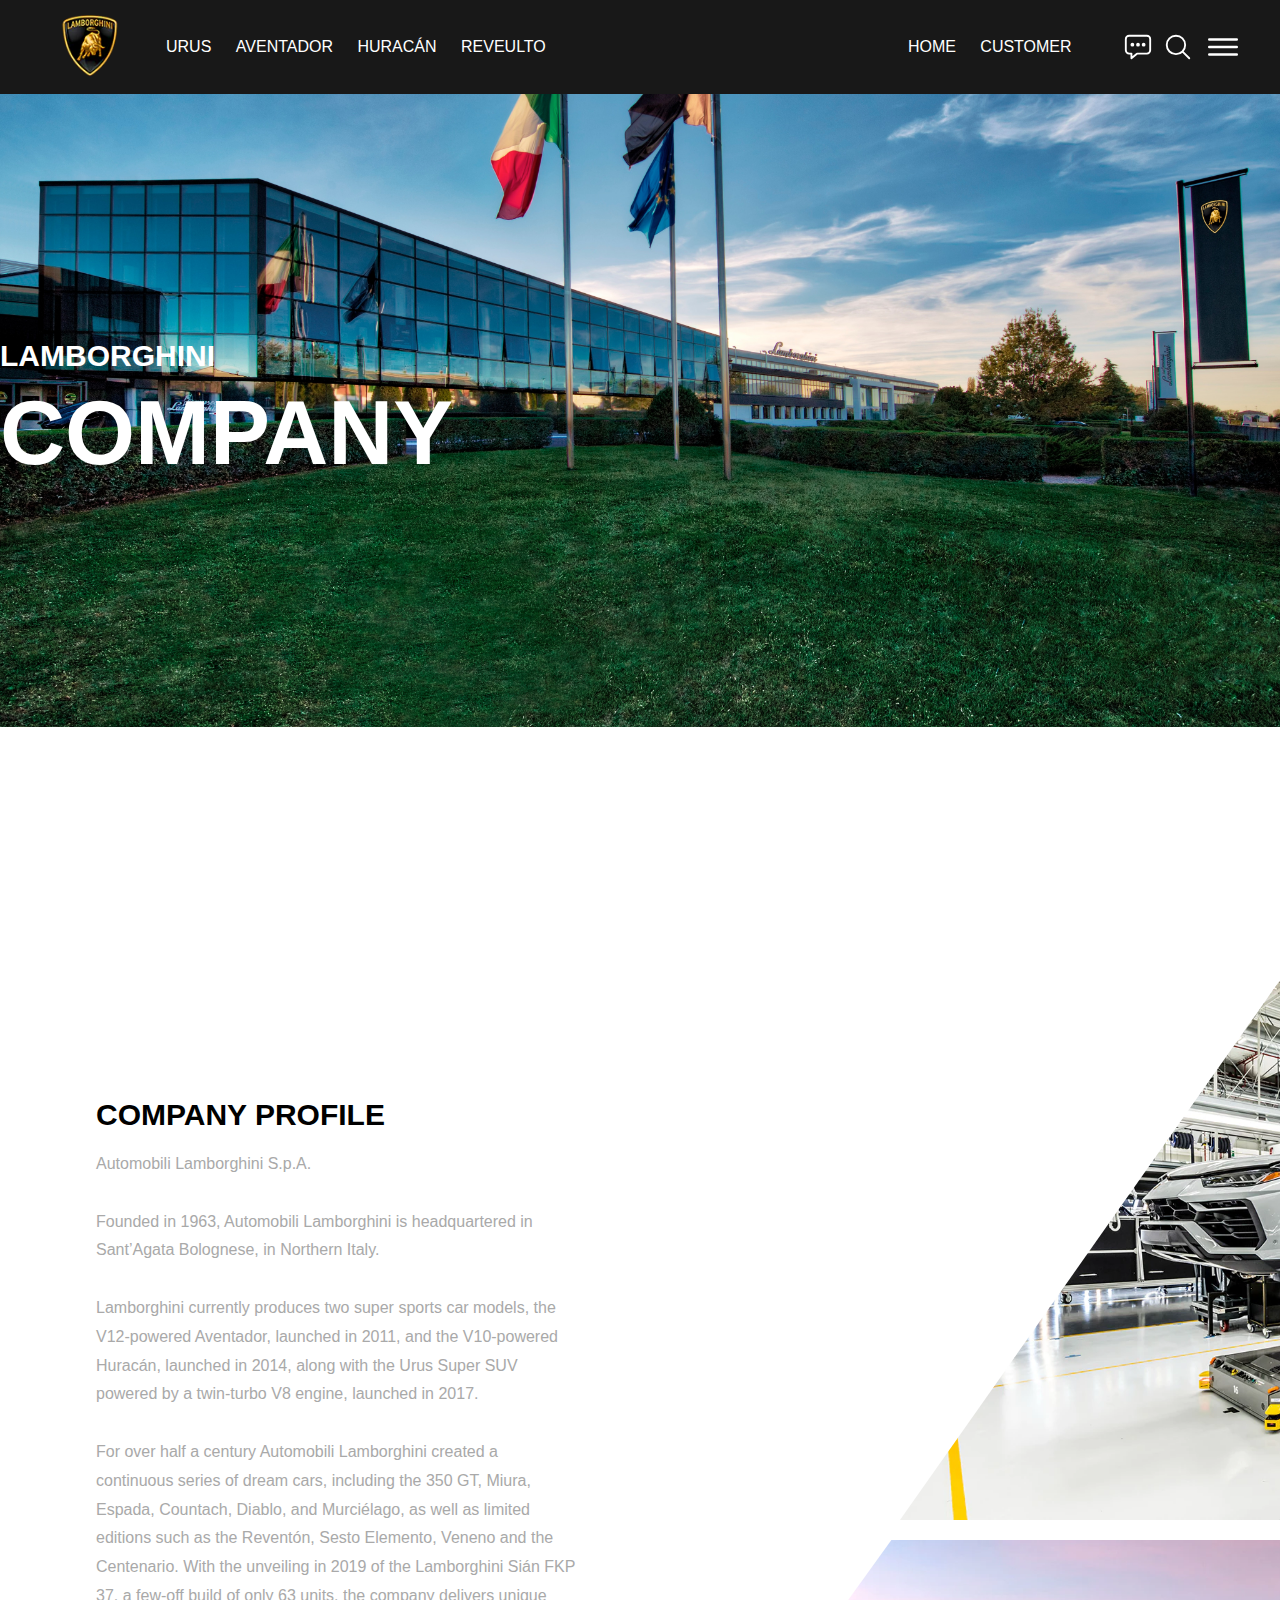
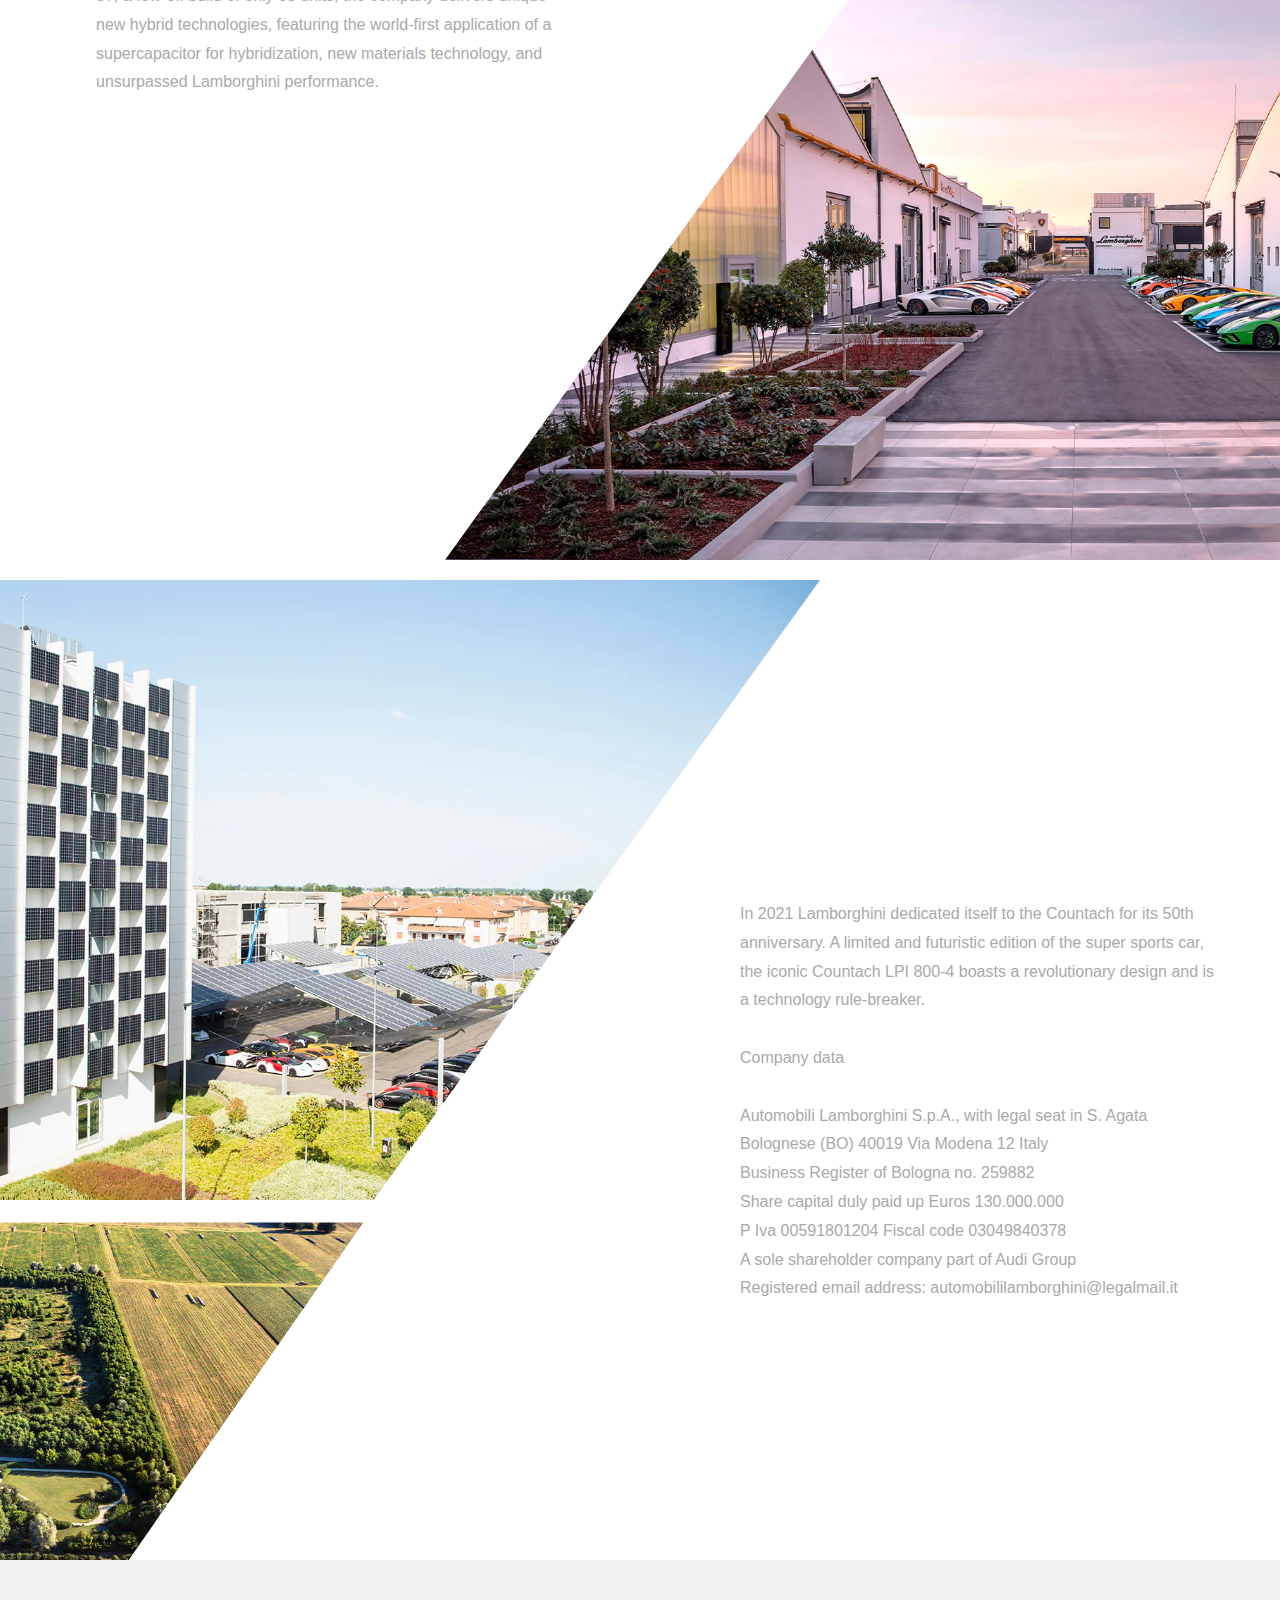
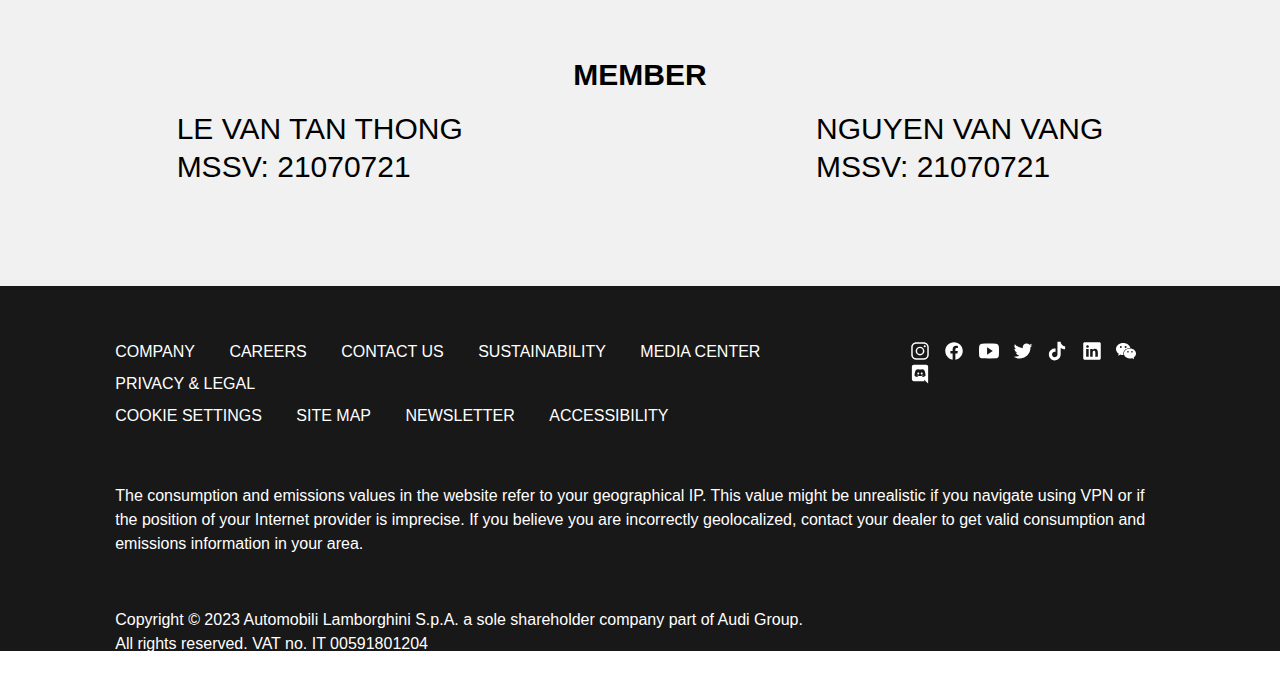
<file: index.html>
<!DOCTYPE html>
<html lang="en">

<head>
    <meta charset="UTF-8">
    <meta http-equiv="X-UA-Compatible" content="IE=edge">
    <meta name="viewport" content="width=device-width, initial-scale=1.0">
    <link rel="stylesheet" href="./assets/css/reset.css">
    <link rel="stylesheet" href="./assets/css/home.css">
    <link rel="shortcut icon" href="./assets/img/logo.webp" type="image/x-icon">
    <title>Home</title>
</head>

<body>
    <main>
        <header class="header">
            <!-- Logo -->
            <a href="/Home.html">
                <img src="./assets/img/logo.webp" alt="logo" width="60px">
            </a>

            <!-- Navigation -->

            <nav class="navbar">
                <div class="nav-left">
                    <a href="/Urus-model.html">URUS</a>
                    <a href="/Aventador-model.html">AVENTADOR</a>
                    <a href="/Huracan-model.html">HURACÁN</a>
                    <a href="/Detail-Reveulto.html">REVEULTO</a>
                </div>

                <div class="nav-right">
                    <a href="#">HOME</a>
                    <a href="#!">CUSTOMER</a>
                </div>
            </nav>

            <!-- Icon -->
            <div class="icons">
                <img src="./assets/icon/ionicons.designerpack/chatbox-ellipses-outline.svg" alt="" width="30px">
                <img src="./assets/icon/ionicons.designerpack/search-outline.svg" alt="" width="30px">
                <img src="./assets/icon/ionicons.designerpack/menu-outline.svg" alt="" width="40px">
            </div>
        </header>

        <div class="slider home">
            <div class="content">
                <p>LAMBORGHINI</p>
                <h2>COMPANY</h2>
            </div>
        </div>

        <div class="desc">
            <div class="desc-1">
                <p class="title">COMPANY PROFILE</p>
                <p class="desc-content">
                    Automobili Lamborghini S.p.A. <br><br>
                    Founded in 1963, Automobili Lamborghini is headquartered in Sant’Agata Bolognese, in Northern Italy.
                    <br><br>
                    Lamborghini currently produces two super sports car models, the V12-powered Aventador, launched in
                    2011,
                    and the V10-powered Huracán, launched in 2014, along with the Urus Super SUV powered by a twin-turbo
                    V8 engine, launched in 2017. <br><br>
                    For over half a century Automobili Lamborghini created a continuous series of dream cars, including
                    the 350 GT, Miura, Espada, Countach,
                    Diablo, and Murciélago, as well as limited editions such as the Reventón, Sesto Elemento, Veneno and
                    the Centenario. With the unveiling
                    in 2019 of the Lamborghini Sián FKP 37, a few-off build of only 63 units, the company delivers
                    unique new hybrid technologies, featuring
                    the world-first application of a supercapacitor for hybridization, new materials technology, and
                    unsurpassed Lamborghini performance.
                </p>
            </div>
            <div class="img">
                <img src="./assets/img/01_s1.webp" alt="urus_gate" class="img-mh1" height="620px">
                <img src="./assets/img/02_s2.webp" alt="" class="img-mh2" height="620px">
                <img src="./assets/img/03_s3.webp" alt="" class="img-mh3" height="620px">
                <img src="./assets/img/04_s4.webp" alt="" class="img-mh4" height="450px">
            </div>
            <div class="desc-2 desc-content">
                <p>
                    In 2021 Lamborghini dedicated itself to the Countach for its 50th anniversary. A limited and
                    futuristic edition of the super sports car,
                    the iconic Countach LPI 800-4 boasts a revolutionary design and is a technology rule-breaker.
                    <br><br>
                    Company data <br><br>
                    Automobili Lamborghini S.p.A., with legal seat in S. Agata Bolognese (BO) 40019 Via Modena 12 Italy
                    <br>
                    Business Register of Bologna no. 259882 <br>
                    Share capital duly paid up Euros 130.000.000 <br>
                    P Iva 00591801204 Fiscal code 03049840378 <br>
                    A sole shareholder company part of Audi Group <br>
                    Registered email address: automobililamborghini@legalmail.it
                </p>
            </div>
        </div>

        <div class="member">
            <p class="title">MEMBER</p>
            <div class="member-1">
                <div class="infor1">
                    <h3 class="name">LE VAN TAN THONG</h3>
                    <p class="id">MSSV: 21070721</p>
                </div>
                <div class="infor2">
                    <h3 class="name">NGUYEN VAN VANG</h3>
                    <p class="id">MSSV: 21070721</p>
                </div>
            </div>
        </div>

        <footer>
            <div class="contain">
                <div class="cv">
                    <div class="info">
                        <a href="#!">COMPANY</a>
                        <a href="#!">CAREERS</a>
                        <a href="#!">CONTACT US</a>
                        <a href="#!">SUSTAINABILITY</a>
                        <a href="#!">MEDIA CENTER</a>
                        <a href="#!">PRIVACY & LEGAL</a><br>
                        <a href="#!">COOKIE SETTINGS</a>
                        <a href="#!">SITE MAP</a>
                        <a href="#!">NEWSLETTER</a>
                        <a href="#!">ACCESSIBILITY</a>
                    </div>
                    <div class="icon">
                        <img src="./assets/icon/ionicons.designerpack/logo-instagram.svg" width="20px" alt="ins">
                        <img src="./assets/icon/ionicons.designerpack/logo-facebook.svg" width="20px" alt="">
                        <img src="./assets/icon/ionicons.designerpack/logo-youtube.svg" width="20px" alt="">
                        <img src="./assets/icon/ionicons.designerpack/logo-twitter.svg" width="20px" alt="">
                        <img src="./assets/icon/ionicons.designerpack/logo-tiktok.svg" width="20px" alt="">
                        <img src="./assets/icon/ionicons.designerpack/logo-linkedin.svg" width="20px" alt="ins">
                        <img src="./assets/icon/ionicons.designerpack/logo-wechat.svg" width="20px" alt="">
                        <img src="./assets/icon/ionicons.designerpack/logo-discord.svg" width="20px" alt="">
                    </div>
                </div>
                <p>
                    The consumption and emissions values in the website refer to your geographical IP.
                    This value might be unrealistic if you navigate using VPN or if the position of your Internet
                    provider is imprecise.
                    If you believe you are incorrectly geolocalized, contact your dealer to get valid consumption and
                    emissions information in your area.
                </p>
                <p>
                    Copyright © 2023 Automobili Lamborghini S.p.A. a sole shareholder company part of Audi Group.<br>
                    All rights reserved. VAT no. IT 00591801204
                </p>
            </div>
        </footer>
    </main>
</body>

</html>
</file>
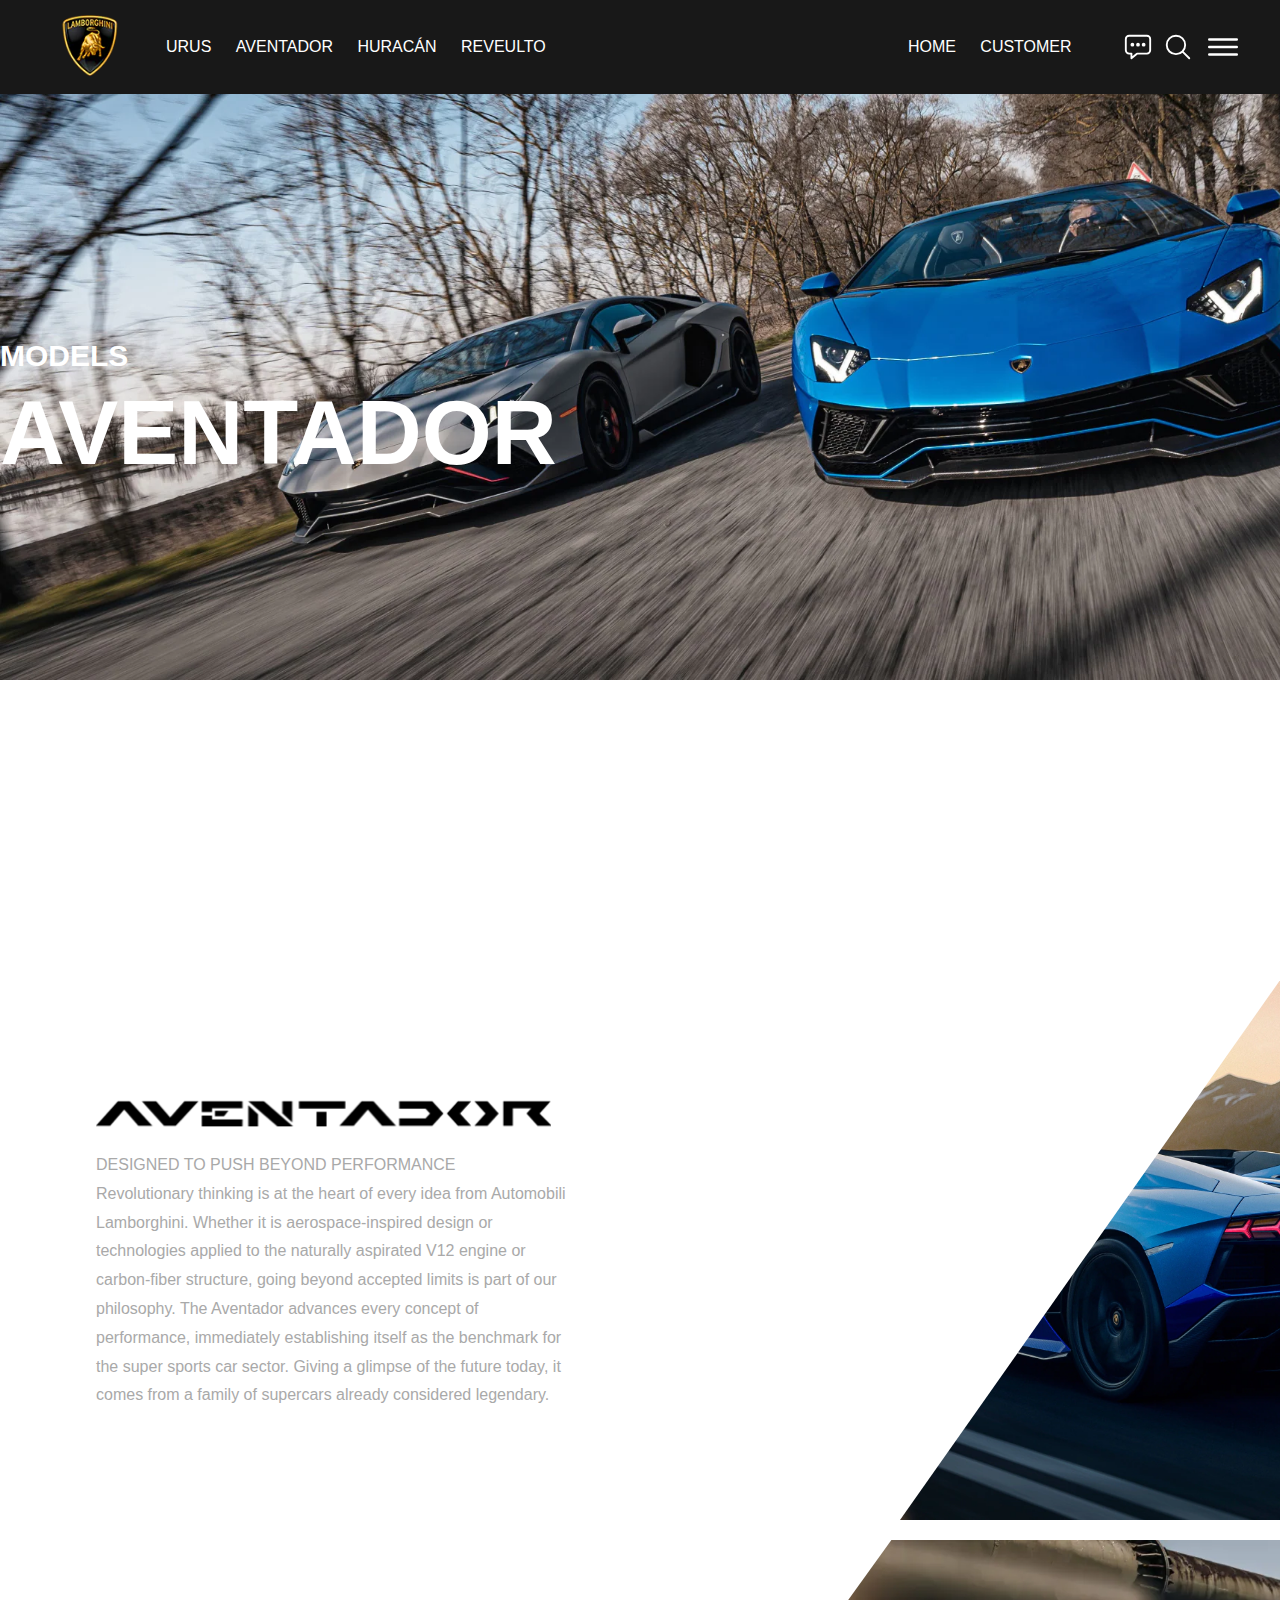
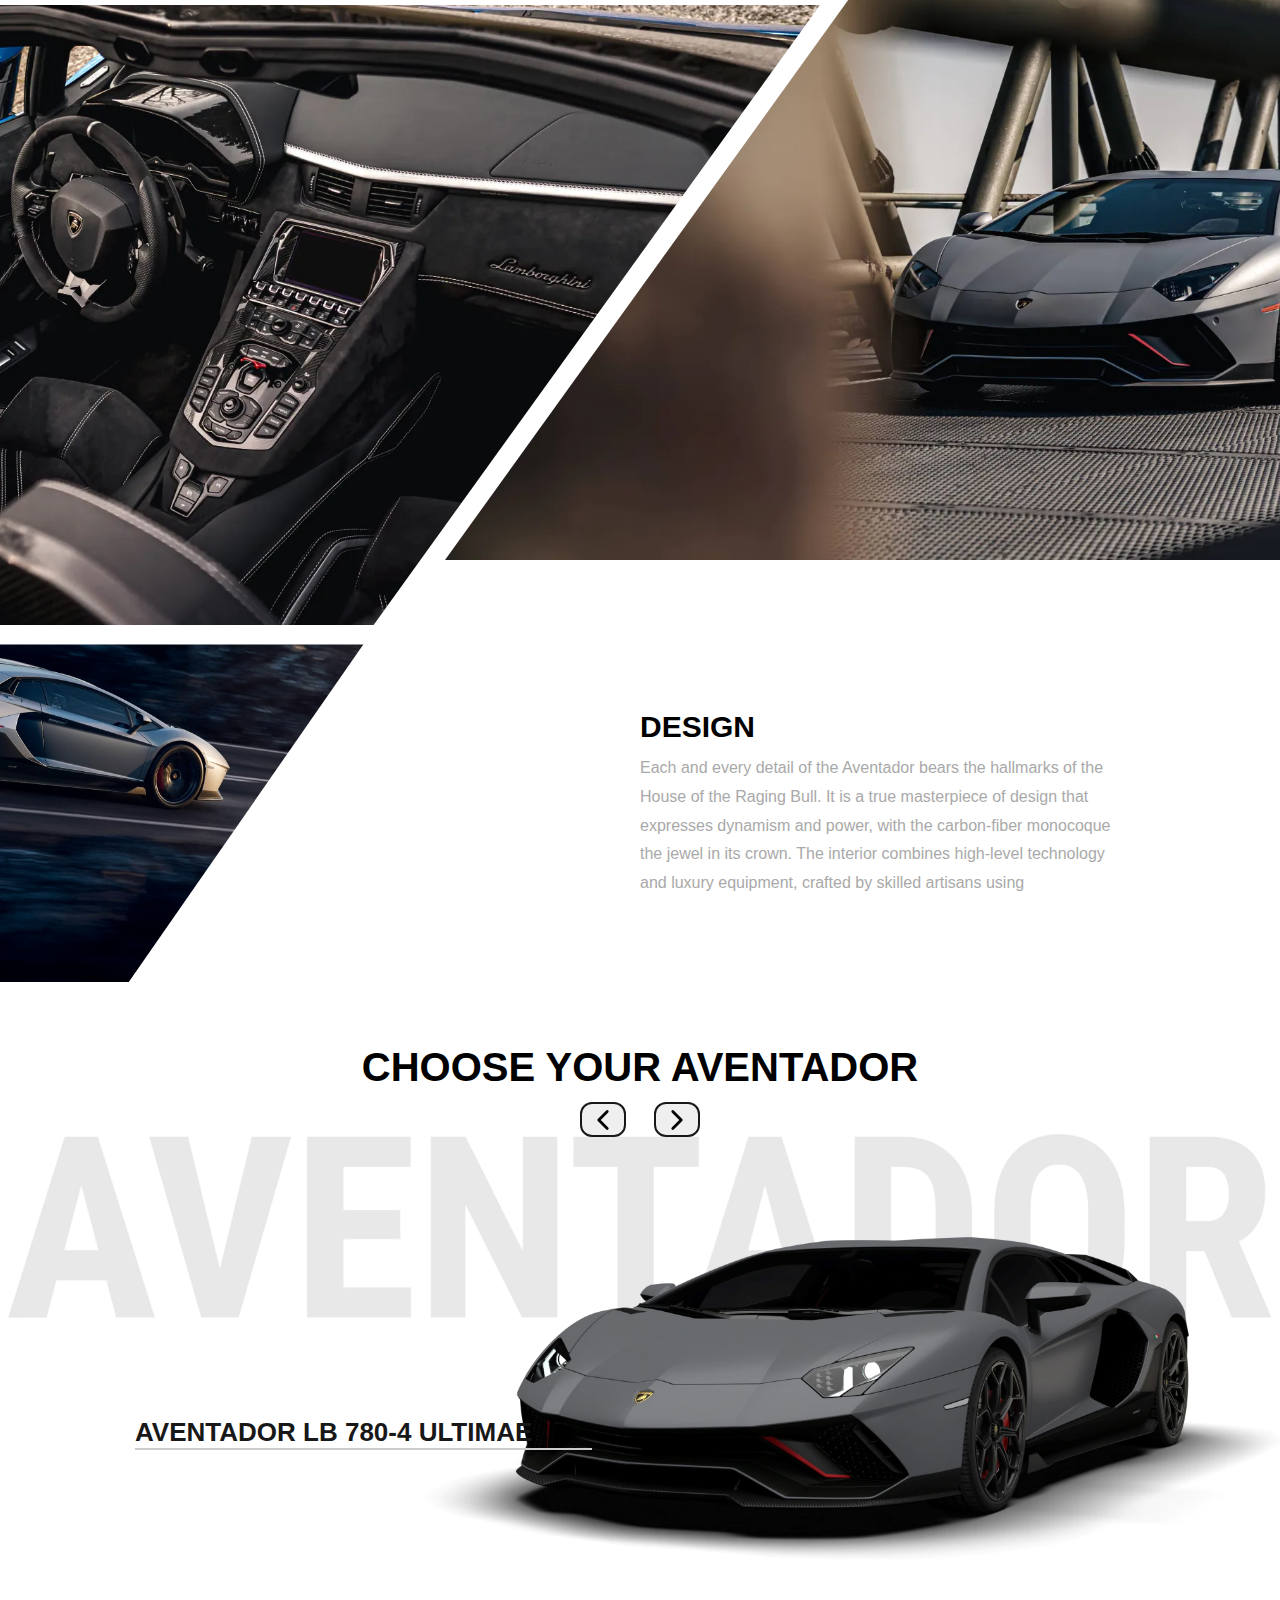
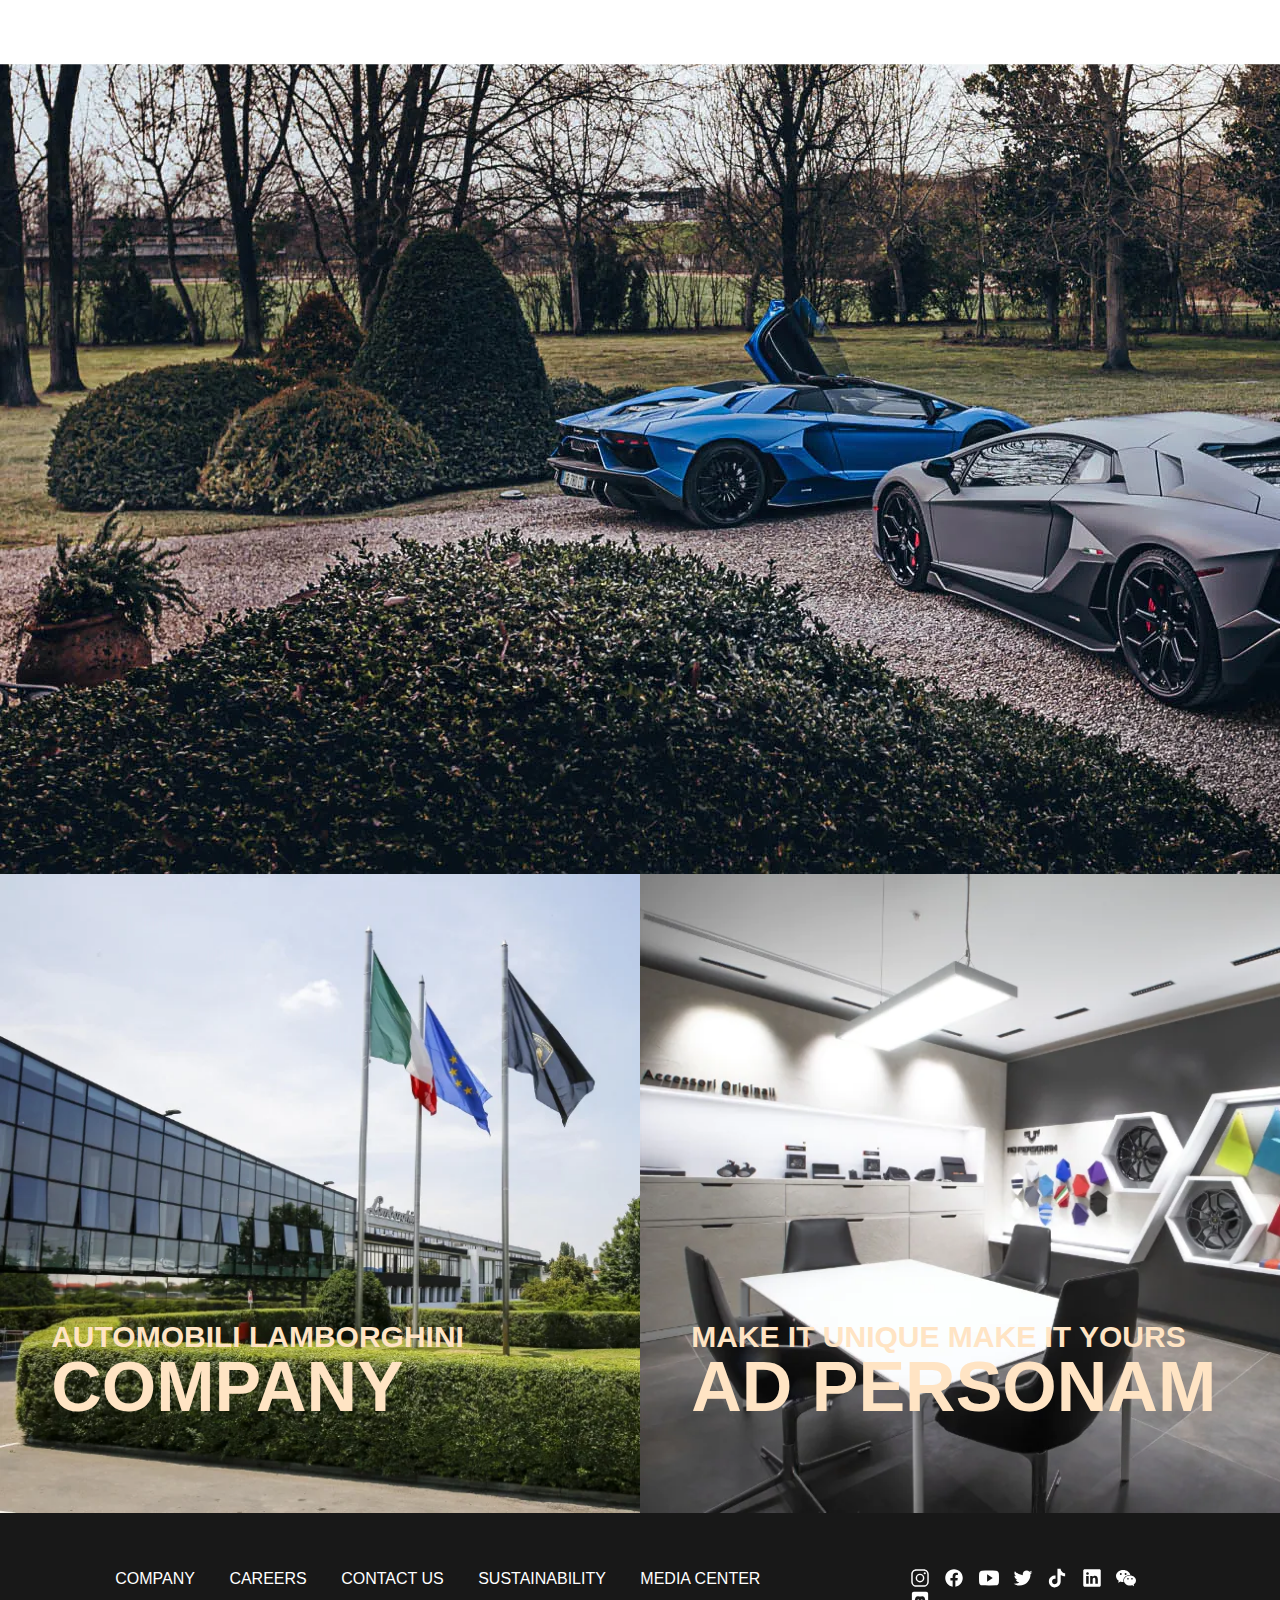
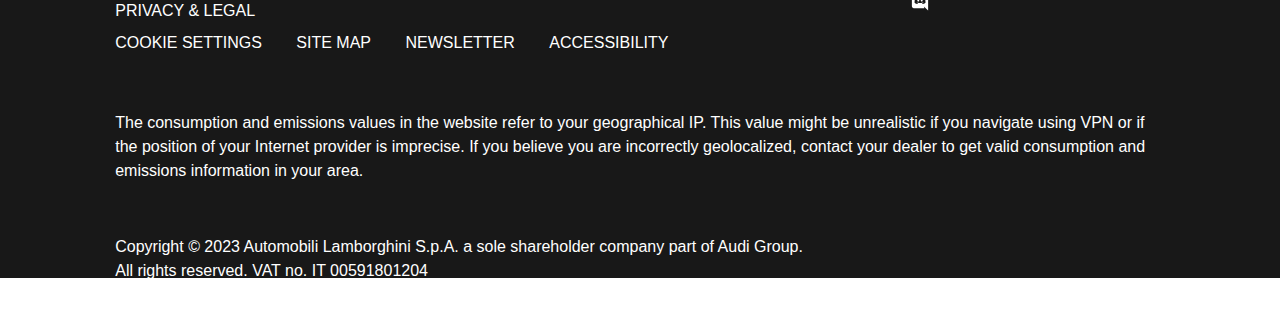
<file: Aventador-model.html>
<!DOCTYPE html>
<html lang="en">

<head>
    <meta charset="UTF-8">
    <meta http-equiv="X-UA-Compatible" content="IE=edge">
    <meta name="viewport" content="width=device-width, initial-scale=1.0">
    <link rel="stylesheet" href="./assets/css/reset.css">
    <link rel="stylesheet" href="./assets/css/style.css">
    <link rel="shortcut icon" href="./assets/img/logo.webp" type="image/x-icon">
    <script src="./assets/javascript/javascript.js"></script>
    <title>Aventador Models</title>
</head>

<body>
    <main>
        <header class="header">
            <!-- Logo -->
            <a href="/Home.html">
                <img src="./assets/img/logo.webp" alt="logo" width="60px">
            </a>

            <!-- Navigation -->

            <nav class="navbar">
                <div class="nav-left">
                    <a href="/Urus-model.html">URUS</a>
                    <a href="/Aventador-model.html">AVENTADOR</a>
                    <a href="/Huracan-model.html">HURACÁN</a>
                    <a href="/Detail-Reveulto.html">REVEULTO</a>
                </div>

                <div class="nav-right">
                    <a href="/Home.html">HOME</a>
                    <a href="#!">CUSTOMER</a>
                </div>
            </nav>

            <!-- Icon -->
            <div class="icons">
                <img src="./assets/icon/ionicons.designerpack/chatbox-ellipses-outline.svg" alt="" width="30px">
                <img src="./assets/icon/ionicons.designerpack/search-outline.svg" alt="" width="30px">
                <img src="./assets/icon/ionicons.designerpack/menu-outline.svg" alt="" width="40px">
            </div>
        </header>

        <div class="slider aventador">
            <div class="content">
                <p>MODELS</p>
                <h2>AVENTADOR</h2>
            </div>
        </div>

        <div class="desc">
            <div class="desc-1">
                <img src="./assets/img/aventador_logo.webp" alt="aventador-logo" class="logo" width="455px">
                <p class="desc-content">
                    DESIGNED TO PUSH BEYOND PERFORMANCE<br>
                    Revolutionary thinking is at the heart of every idea from Automobili Lamborghini. 
                    Whether it is aerospace-inspired design or technologies applied to the naturally 
                    aspirated V12 engine or carbon-fiber structure, going beyond accepted limits is 
                    part of our philosophy. The Aventador advances every concept of performance, immediately 
                    establishing itself as the benchmark for the super sports car sector. Giving a glimpse of 
                    the future today, it comes from a family of supercars already considered legendary.
                </p>
            </div>
            <div class="img">
                <img src="./assets/img/aven_gate_s_01.webp" alt="urus_gate" class="img-mh1" height="620px">
                <img src="./assets/img/aven_gate_s_02.webp" alt="" class="img-mh2" height="620px">
                <img src="./assets/img/aven_gate_s_03.webp" alt="" class="img-mh3" height="620px">
                <img src="./assets/img/aven_gate_s_04.jpg" alt="" class="img-mh4" height="450px">
            </div>
            <div class="desc-2 desc-content">
                <p class="title">DESIGN</p>
                <p>
                    Each and every detail of the Aventador bears the hallmarks of the House of the Raging Bull. 
                    It is a true masterpiece of design that expresses dynamism and power, with the carbon-fiber 
                    monocoque the jewel in its crown. The interior combines high-level technology and luxury equipment, crafted by skilled artisans using 
                </p>
            </div>
        </div>

        <div class="choose">
            <h2>CHOOSE YOUR AVENTADOR</h2><div class="btn">
                <button class="left" onclick="nextAven()"><img src="./assets/icon/ionicons.designerpack/chevron-back-outline.svg" alt="" height="30px"></button>
                <button class="right" onclick="prevAven()"><img src="./assets/icon/ionicons.designerpack/chevron-forward-outline.svg" height="30px"></button>
            </div>
            <img src="./assets/img/aventador_ultimae.webp" alt="" width="100%" id="img-type">
            <a href="./Detail-Aventador-Ultimate.html" id="link-dt">AVENTADOR LB 780-4 ULTIMAE</a>
        </div>

        <div class="slider-2 aventador-2">
            <!-- lider 2 -->
        </div>
        <div class="about-us">
            <div class="img-1">
                <div class="title">
                    <p>AUTOMOBILI LAMBORGHINI</p>
                    <h2>COMPANY</h2>
                </div>
            </div>
            <div class="img-2">
                <div class="title">
                    <p>MAKE IT UNIQUE MAKE IT YOURS</p>
                    <h2>AD PERSONAM</h2>
                </div>
            </div>
        </div>

        <footer>
            <div class="contain">
                <div class="cv">
                    <div class="info">
                        <a href="#!">COMPANY</a>
                        <a href="#!">CAREERS</a>
                        <a href="#!">CONTACT US</a>
                        <a href="#!">SUSTAINABILITY</a>
                        <a href="#!">MEDIA CENTER</a>
                        <a href="#!">PRIVACY & LEGAL</a><br>
                        <a href="#!">COOKIE SETTINGS</a>
                        <a href="#!">SITE MAP</a>
                        <a href="#!">NEWSLETTER</a>
                        <a href="#!">ACCESSIBILITY</a>
                    </div>
                    <div class="icon">
                        <img src="./assets/icon/ionicons.designerpack/logo-instagram.svg" width="20px" alt="ins"> 
                        <img src="./assets/icon/ionicons.designerpack/logo-facebook.svg" width="20px" alt="">
                        <img src="./assets/icon/ionicons.designerpack/logo-youtube.svg" width="20px" alt="">
                        <img src="./assets/icon/ionicons.designerpack/logo-twitter.svg" width="20px" alt="">
                        <img src="./assets/icon/ionicons.designerpack/logo-tiktok.svg" width="20px" alt="">
                        <img src="./assets/icon/ionicons.designerpack/logo-linkedin.svg" width="20px" alt="ins"> 
                        <img src="./assets/icon/ionicons.designerpack/logo-wechat.svg" width="20px" alt="">
                        <img src="./assets/icon/ionicons.designerpack/logo-discord.svg" width="20px" alt="">
                    </div>
                </div>
                <p>
                    The consumption and emissions values in the website refer to your geographical IP.
                    This value might be unrealistic if you navigate using VPN or if the position of your Internet
                    provider is imprecise.
                    If you believe you are incorrectly geolocalized, contact your dealer to get valid consumption and
                    emissions information in your area.
                </p>
                <p>
                    Copyright © 2023 Automobili Lamborghini S.p.A. a sole shareholder company part of Audi Group.<br>
                    All rights reserved. VAT no. IT 00591801204
                </p>
            </div>
        </footer>
    </main>
</body>

</html>
</file>
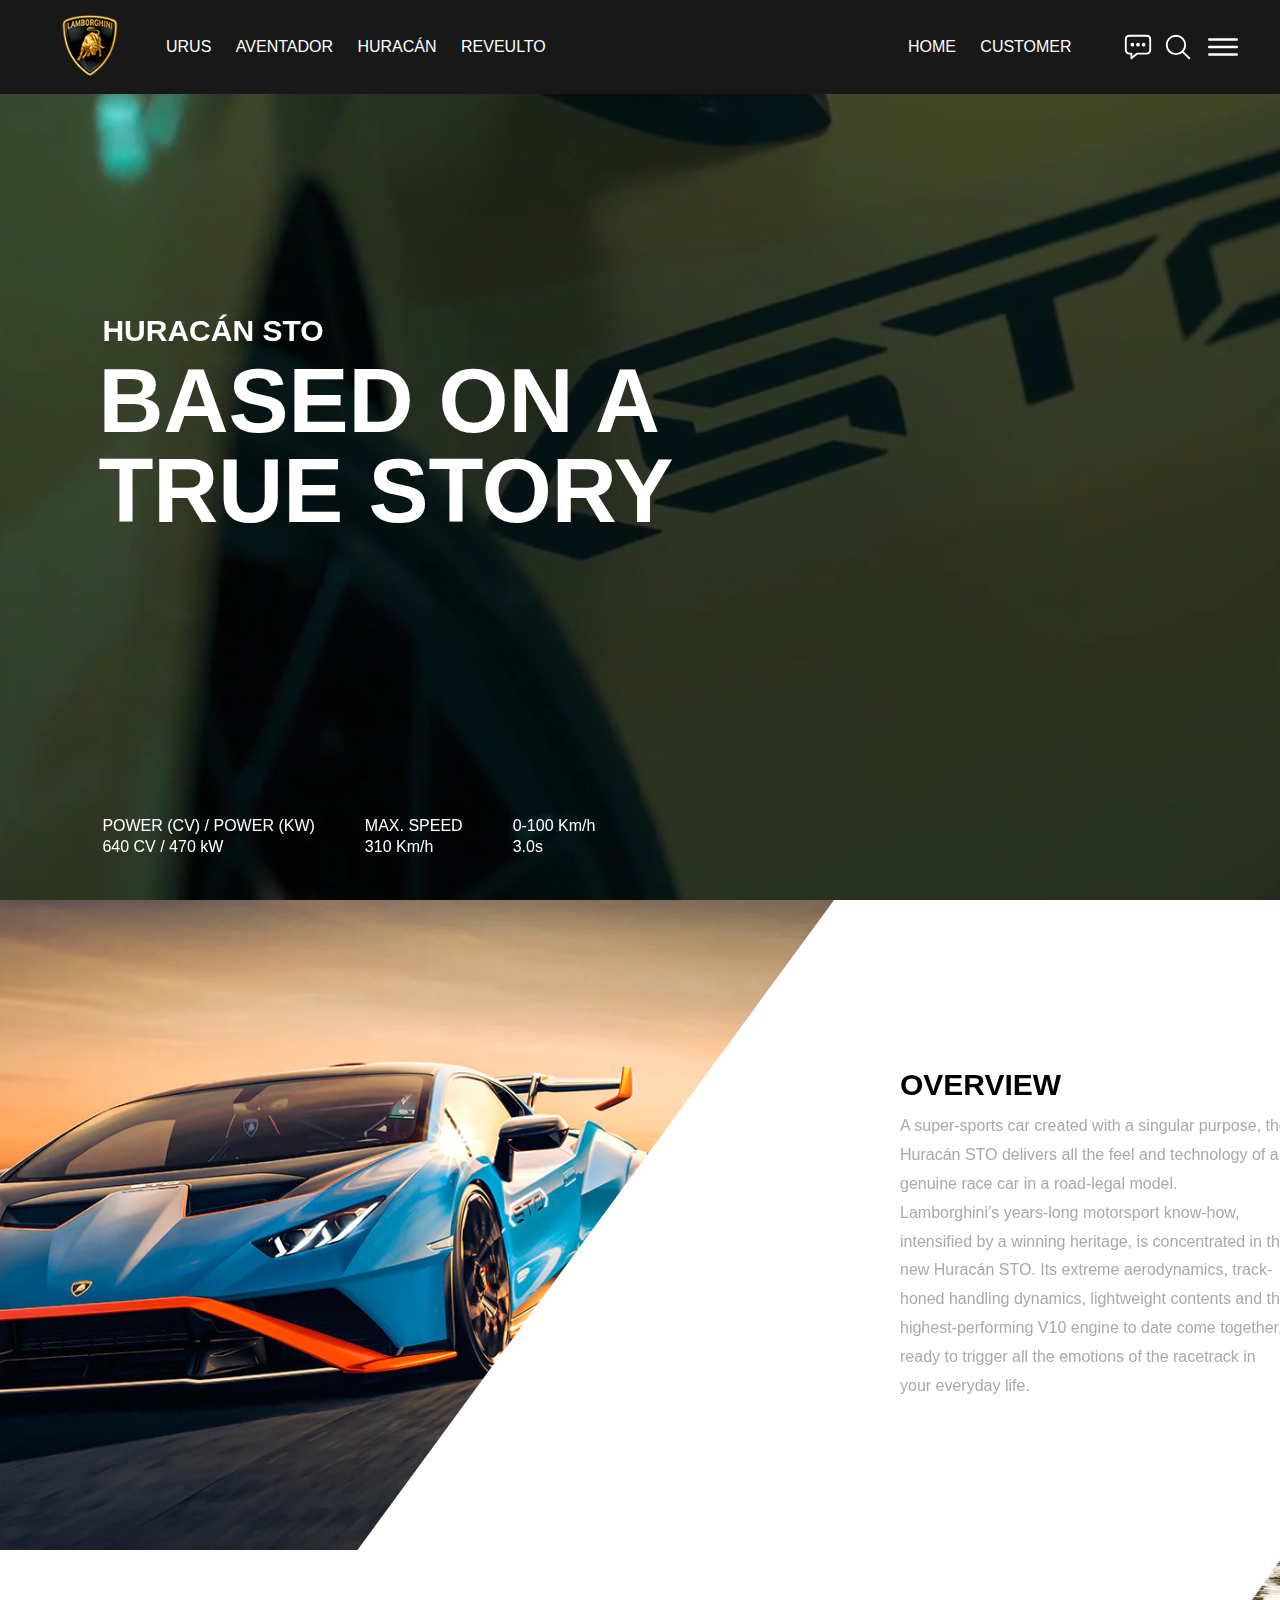
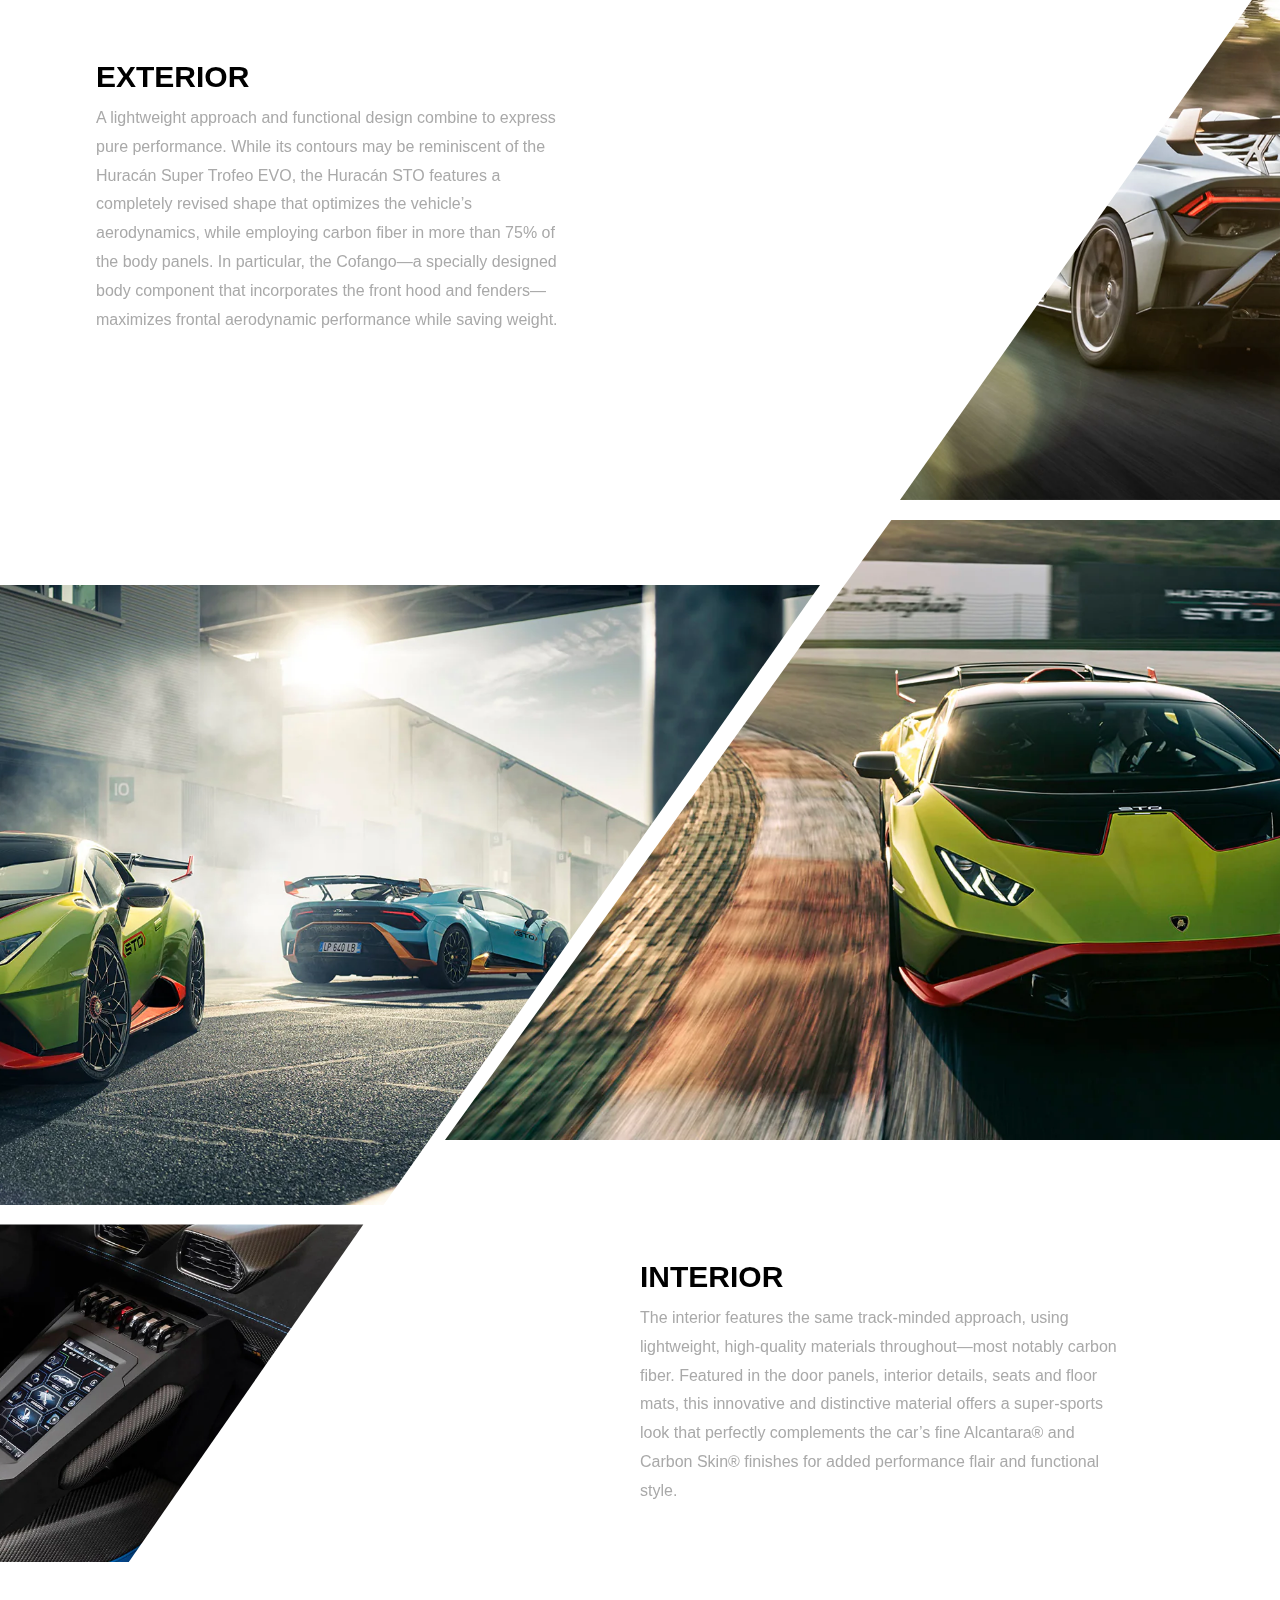
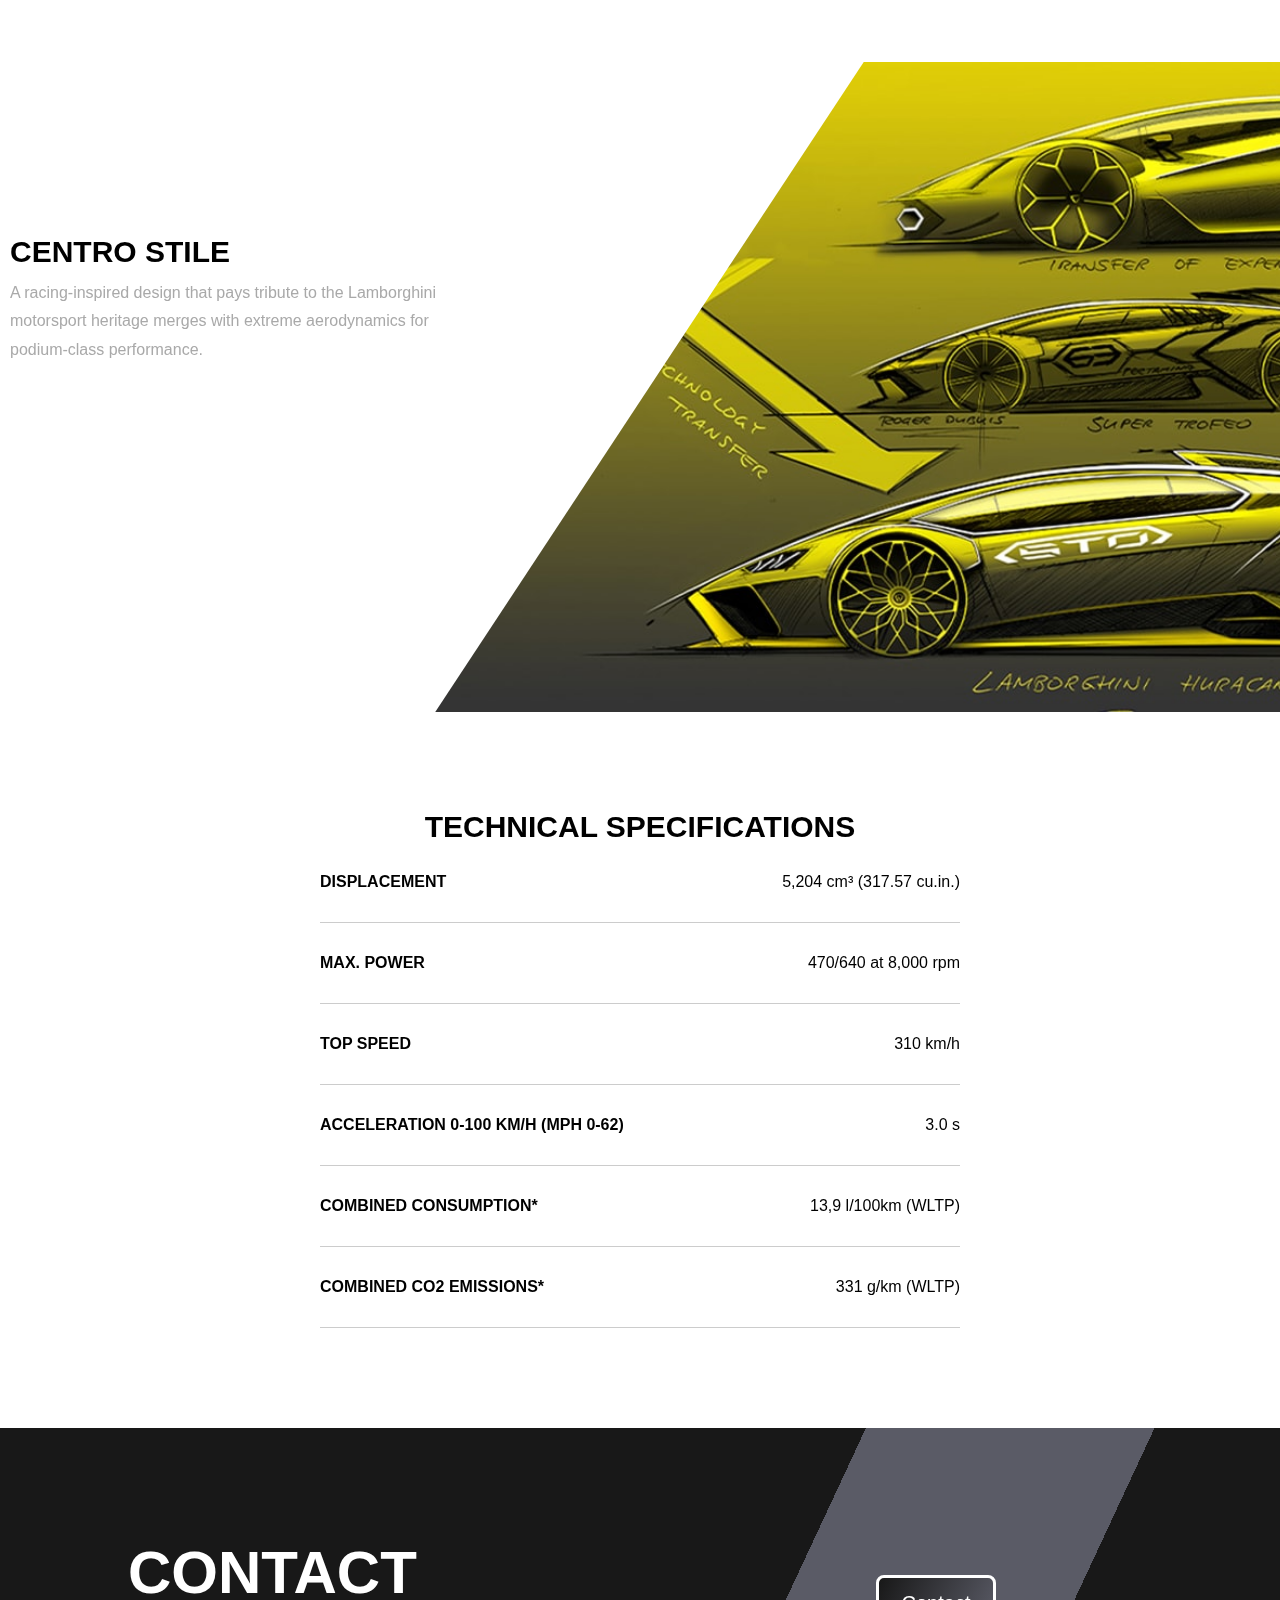
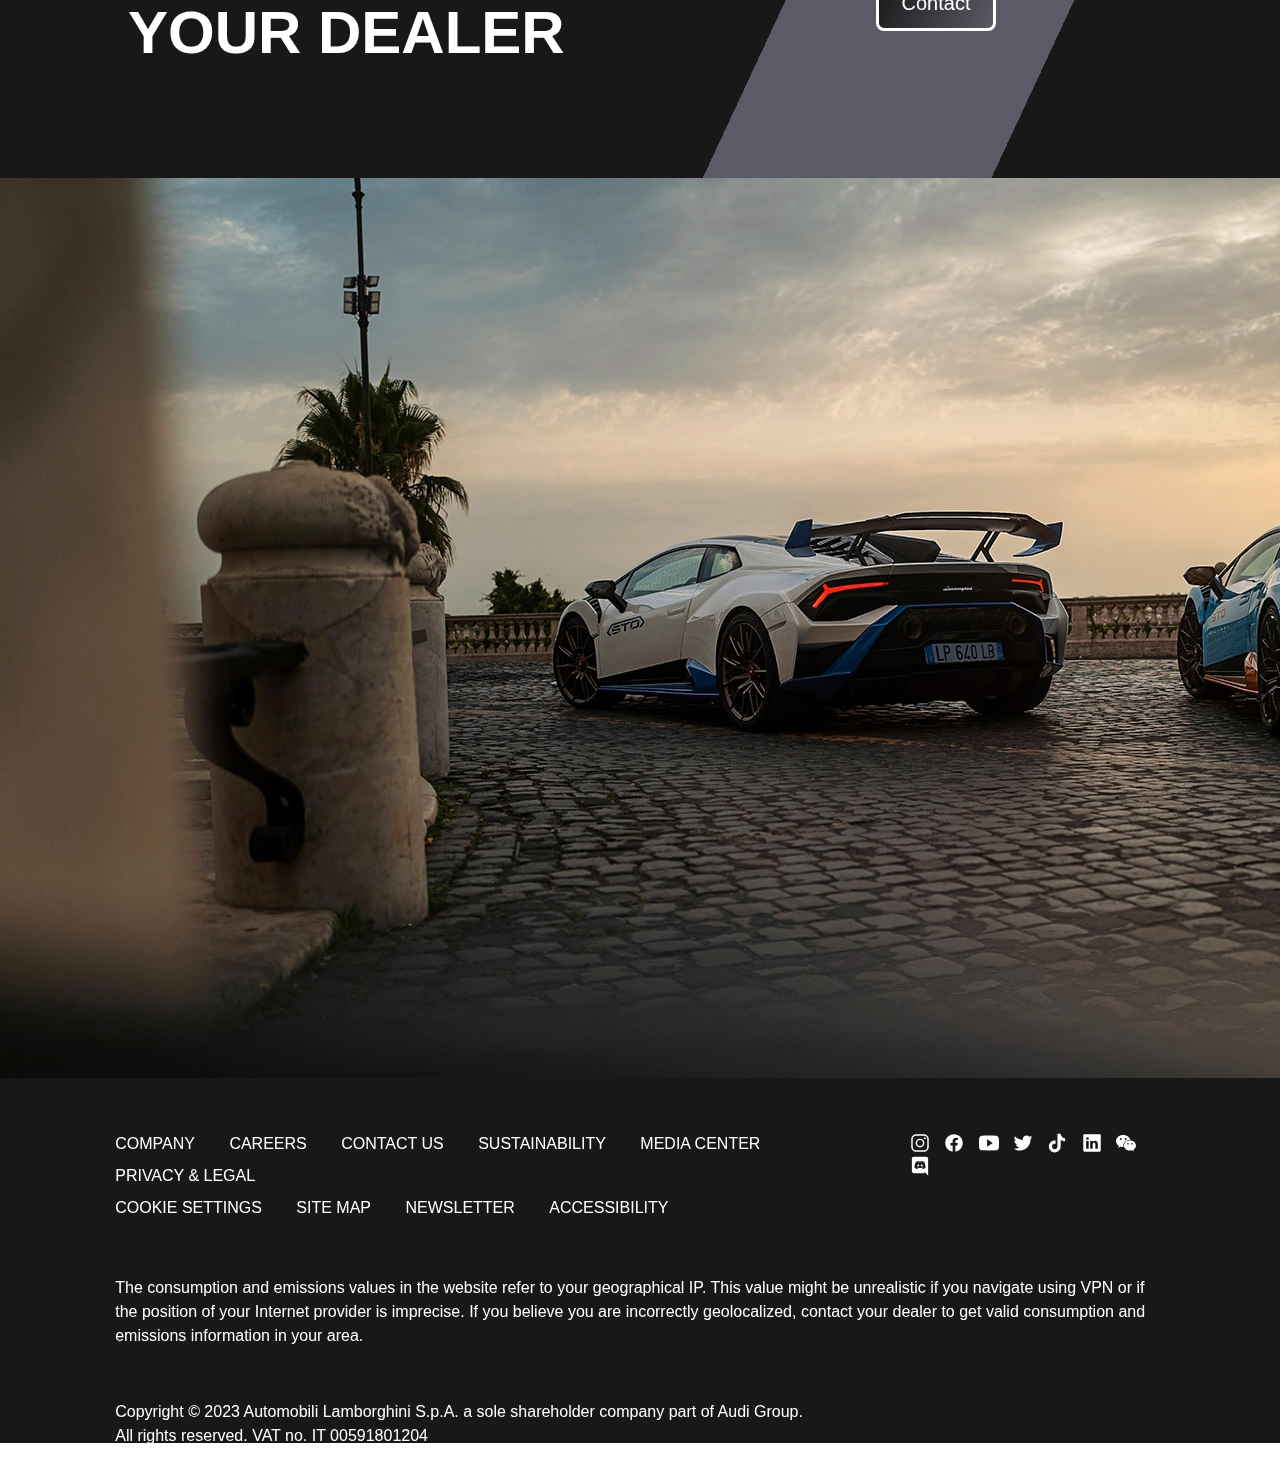
<file: Detail-Huracan-Sto.html>
<!DOCTYPE html>
<html lang="en">

<head>
    <meta charset="UTF-8">
    <meta http-equiv="X-UA-Compatible" content="IE=edge">
    <meta name="viewport" content="width=device-width, initial-scale=1.0">
    <link rel="stylesheet" href="../assets/css/reset.css">
    <link rel="stylesheet" href="./assets/css/detail.css">
    <link rel="shortcut icon" href="./assets/img/logo.webp" type="image/x-icon">
    <title>Huracán Sto</title>
</head>

<body>
    <main>
        <header class="header">
            <!-- Logo -->
            <a href="/Home.html">
                <img src="./assets/img/logo.webp" alt="logo" width="60px">
            </a>

            <!-- Navigation -->

            <nav class="navbar">
                <div class="nav-left">
                    <a href="/Urus-model.html">URUS</a>
                    <a href="/Aventador-model.html">AVENTADOR</a>
                    <a href="/Huracan-model.html">HURACÁN</a>
                    <a href="/Detail-Reveulto.html">REVEULTO</a>
                </div>

                <div class="nav-right">
                    <a href="/Home.html">HOME</a>
                    <a href="#!">CUSTOMER</a>
                </div>
            </nav>

            <!-- Icon -->
            <div class="icons">
                <img src="./assets/icon/ionicons.designerpack/chatbox-ellipses-outline.svg" alt="" width="30px">
                <img src="./assets/icon/ionicons.designerpack/search-outline.svg" alt="" width="30px">
                <img src="./assets/icon/ionicons.designerpack/menu-outline.svg" alt="" width="40px">
            </div>
        </header>

        <div class="video-bg">
            <video id="heroVideoBg" playsinline autoplay loop muted>
                <source type="video/mp4"
                    src="./assets/video/huracan-sto.mp4">
                <source type="video/webm"
                    src="./assets/video/huracan-sto.mp4">
            </video>

            <div class="video-content">
                <p>HURACÁN STO</p>
                <h2>BASED ON A<br>TRUE STORY</h2>
            </div>

            <table class="speed">
                <tr>
                    <th style="text-align: left;">POWER (CV) / POWER (KW)</th>
                    <th>MAX. SPEED</th>
                    <th>0-100 Km/h</th>
                </tr>
                <tr>
                    <td>640 CV / 470 kW</td>
                    <td>310 Km/h</td>
                    <td>3.0s</td>
                </tr>
            </table>
        </div>

        <div class="desc">
            <img src="./assets/img/hura_connect_over_04.webp" alt="overview-urus" class="img-mh0" height="650px">
            <div class="overview  desc-content">
                <p class="title">OVERVIEW</p>
                <p class="over">
                    A super-sports car created with a singular purpose, the Huracán STO delivers all the feel and technology of a genuine race car in a road-legal model. <br>
                    Lamborghini’s years-long motorsport know-how, intensified by a winning heritage, is concentrated in the new Huracán STO. Its extreme aerodynamics, 
                    track-honed handling dynamics, lightweight contents and the highest-performing V10 engine to date come together, ready to trigger all the emotions of the racetrack in your everyday life.
                </p>
            </div>

            <div class="desc-1 desc-content">
                <p class="title">EXTERIOR</p>
                <p>
                    A lightweight approach and functional design combine to express pure performance. While its contours may be reminiscent of the Huracán Super Trofeo EVO, the Huracán STO features a completely 
                    revised shape that optimizes the vehicle’s aerodynamics, while employing carbon fiber in more than 75% of the body panels. In particular, the Cofango—a specially designed body component that incorporates the front hood and fenders—maximizes frontal aerodynamic performance while saving weight. 
                </p>
            </div>
            <div class="img">
                <img src="./assets/img/hura_sto_s_01.webp" alt="urus_gate" class="img-mh1" height="620px">
                <img src="./assets/img/hura_sto_s_02.webp" alt="" class="img-mh2" height="620px">
                <img src="./assets/img/hura_sto_04.webp" alt="" class="img-mh3" height="620px">
                <img src="./assets/img/hura_sto_s_04.webp" alt="" class="img-mh4" height="450px">
            </div>
            <div class="desc-2 desc-content">
                <p class="title">INTERIOR</p>
                <p>
                    The interior features the same track-minded approach, using lightweight, high-quality materials throughout—most notably carbon fiber. Featured in the door panels, interior details, seats and floor mats, 
                    this innovative and distinctive material offers a super-sports look that perfectly complements the car’s fine Alcantara® and Carbon Skin® finishes for added performance flair and functional style. 
                </p>
            </div>
        </div>


        <!-- Experience -->
        <div class="exper">
            <div class="desc-3 desc-content">
                <p class="title">CENTRO STILE</p>
                <p>
                    A racing-inspired design that pays tribute to the Lamborghini motorsport heritage merges with extreme aerodynamics for podium-class performance.
                </p>
            </div>

            <img src="./assets/img/huracan_sto_centro_stile.jpg" alt="art-urus" class="img-mh5" height="650px">
        </div>

        <!-- Detail -->
        <div class="detail">
            <h2 class="title">TECHNICAL SPECIFICATIONS</h2>
            <table>
                <tr>
                    <td class="tb-left">DISPLACEMENT</td>
                    <td class="tb-right">5,204 cm³ (317.57 cu.in.)</td>
                </tr>
                <tr>
                    <td class="tb-left">MAX. POWER</td>
                    <td class="tb-right">470/640 at 8,000 rpm</td>
                </tr>
                <tr>
                    <td class="tb-left">TOP SPEED</td>
                    <td class="tb-right">310 km/h</td>
                </tr>
                <tr>
                    <td class="tb-left">ACCELERATION 0-100 KM/H (MPH 0-62)</td>
                    <td class="tb-right">3.0 s</td>
                </tr>
                <tr>
                    <td class="tb-left">COMBINED CONSUMPTION*</td>
                    <td class="tb-right">13,9 l/100km (WLTP)</td>
                </tr>
                <tr>
                    <td class="tb-left">COMBINED CO2 EMISSIONS*</td>
                    <td class="tb-right">331 g/km (WLTP)</td>
                </tr>
            </table>
        </div>

        <div class="dealer">
            <h2 class="contact">CONTACT<br>YOUR DEALER</h2>
            <!-- <img src="./assets/img/form-urus-s.webp" alt="form-dl" class="img-mh6"> -->
            <a href="#" class="btn">Contact</a>

        </div>

        <div class="slider-2 hura-sto-2">
            <!-- lider 2 -->
        </div>

        <footer>
            <div class="contain">
                <div class="cv">
                    <div class="info">
                        <a href="#!">COMPANY</a>
                        <a href="#!">CAREERS</a>
                        <a href="#!">CONTACT US</a>
                        <a href="#!">SUSTAINABILITY</a>
                        <a href="#!">MEDIA CENTER</a>
                        <a href="#!">PRIVACY & LEGAL</a><br>
                        <a href="#!">COOKIE SETTINGS</a>
                        <a href="#!">SITE MAP</a>
                        <a href="#!">NEWSLETTER</a>
                        <a href="#!">ACCESSIBILITY</a>
                    </div>
                    <div class="icon">
                        <img src="./assets/icon/ionicons.designerpack/logo-instagram.svg" width="20px" alt="ins"> 
                        <img src="./assets/icon/ionicons.designerpack/logo-facebook.svg" width="20px" alt="">
                        <img src="./assets/icon/ionicons.designerpack/logo-youtube.svg" width="20px" alt="">
                        <img src="./assets/icon/ionicons.designerpack/logo-twitter.svg" width="20px" alt="">
                        <img src="./assets/icon/ionicons.designerpack/logo-tiktok.svg" width="20px" alt="">
                        <img src="./assets/icon/ionicons.designerpack/logo-linkedin.svg" width="20px" alt="ins"> 
                        <img src="./assets/icon/ionicons.designerpack/logo-wechat.svg" width="20px" alt="">
                        <img src="./assets/icon/ionicons.designerpack/logo-discord.svg" width="20px" alt="">
                    </div>
                </div>
                <p>
                    The consumption and emissions values in the website refer to your geographical IP.
                    This value might be unrealistic if you navigate using VPN or if the position of your Internet
                    provider is imprecise.
                    If you believe you are incorrectly geolocalized, contact your dealer to get valid consumption and
                    emissions information in your area.
                </p>
                <p>
                    Copyright © 2023 Automobili Lamborghini S.p.A. a sole shareholder company part of Audi Group.<br>
                    All rights reserved. VAT no. IT 00591801204
                </p>
            </div>
        </footer>
    </main>
</body>

</html>
</file>
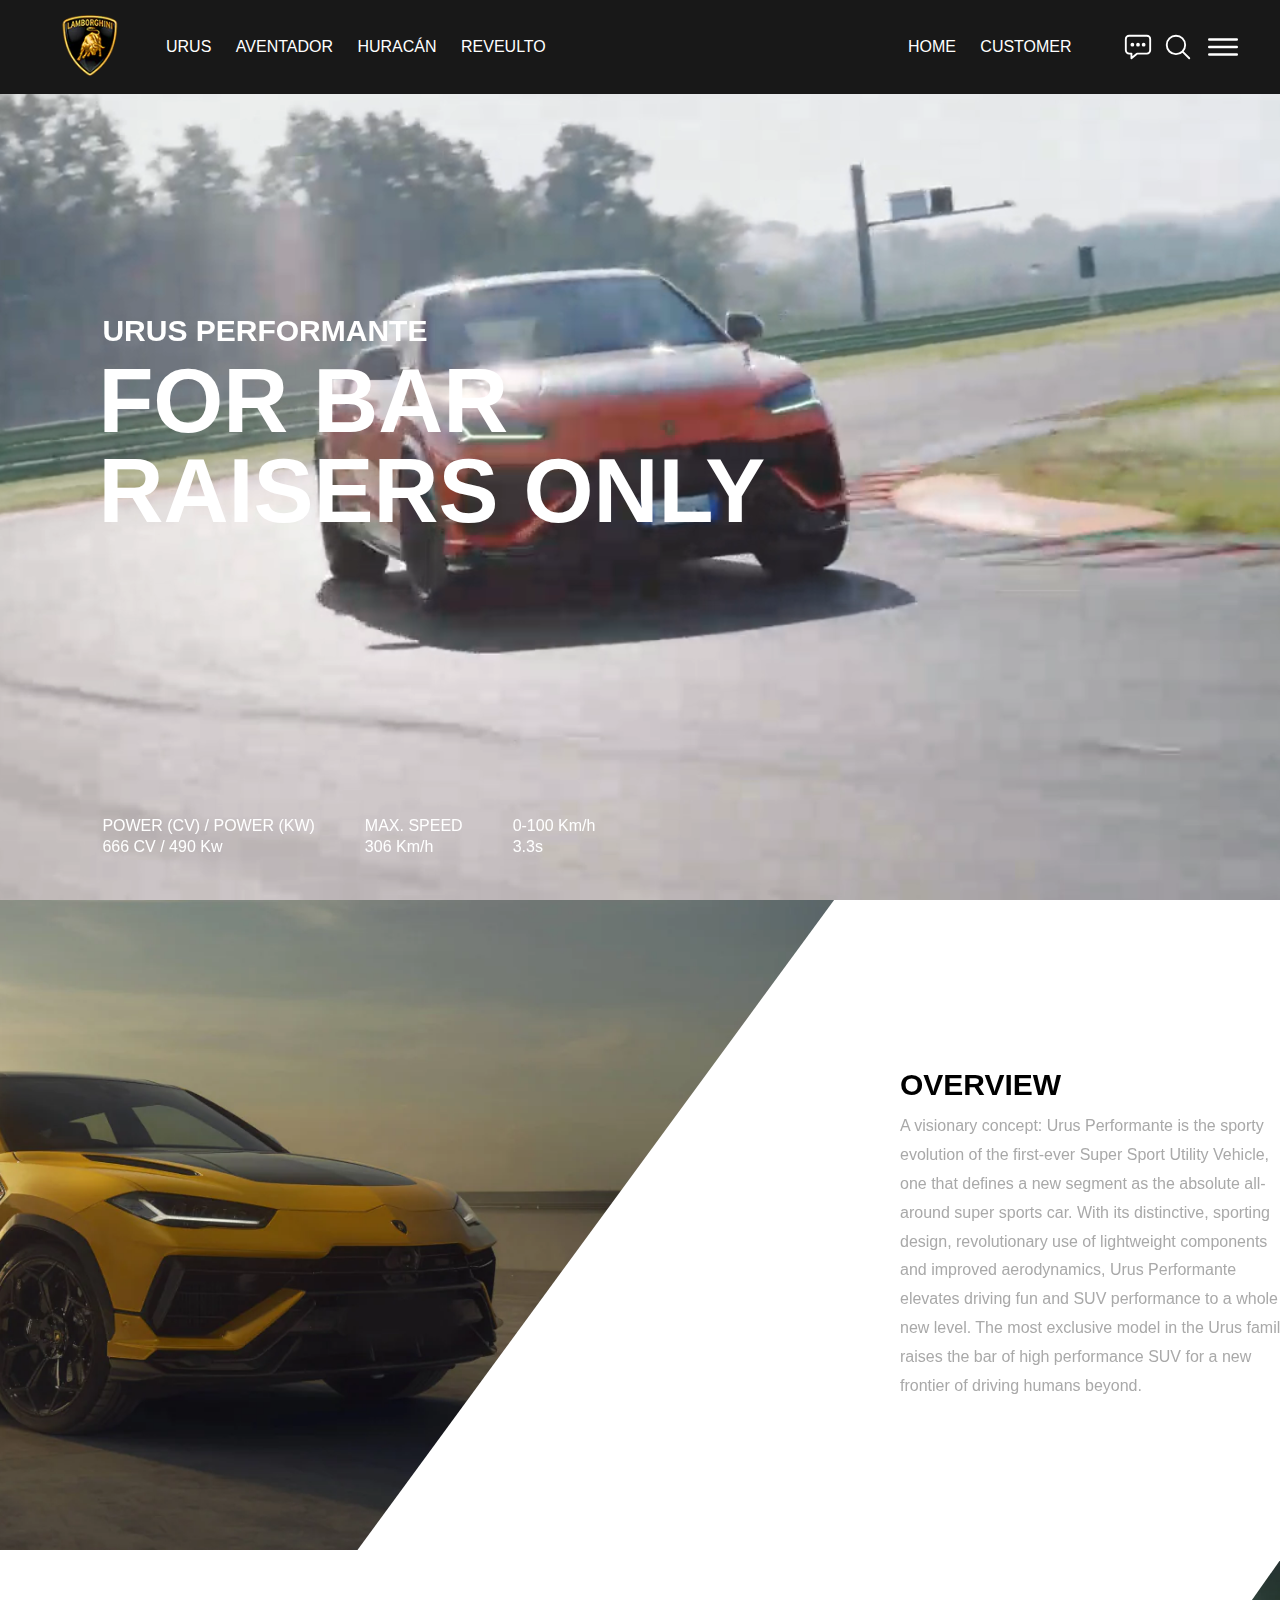
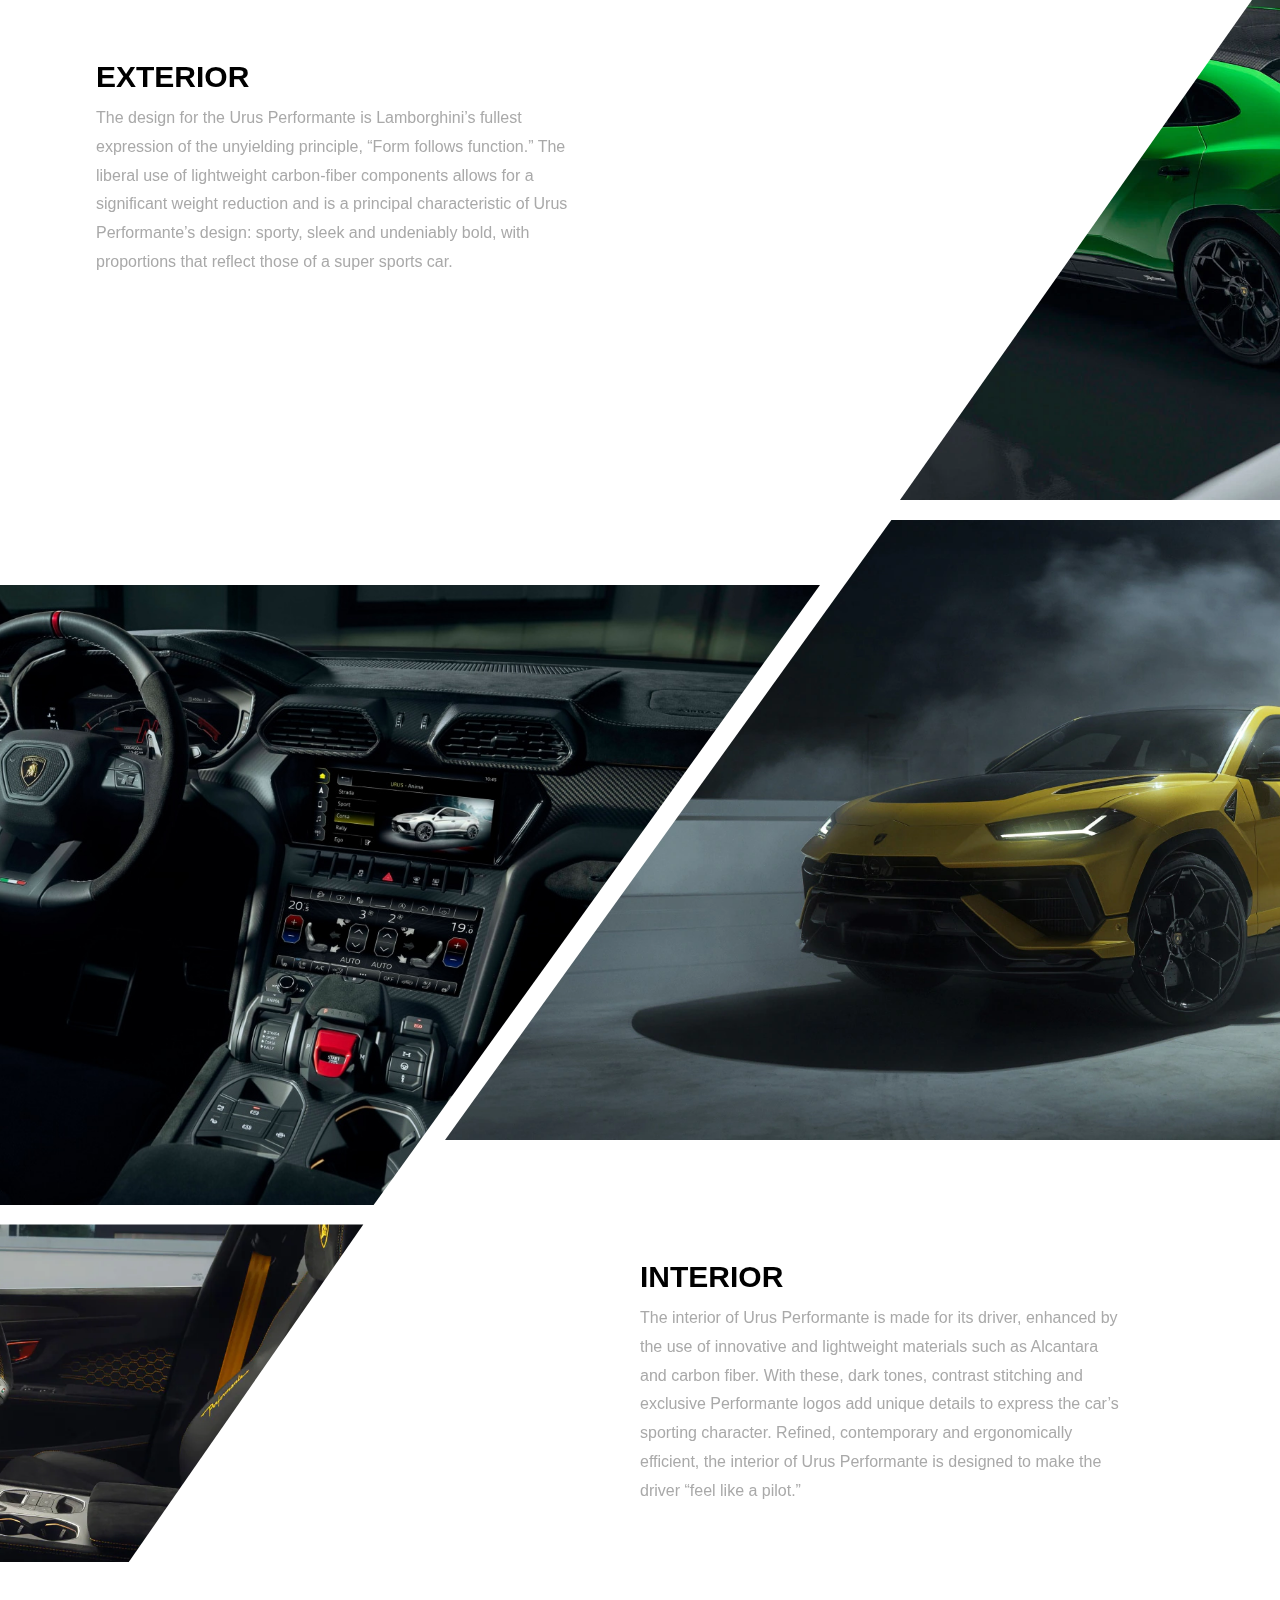
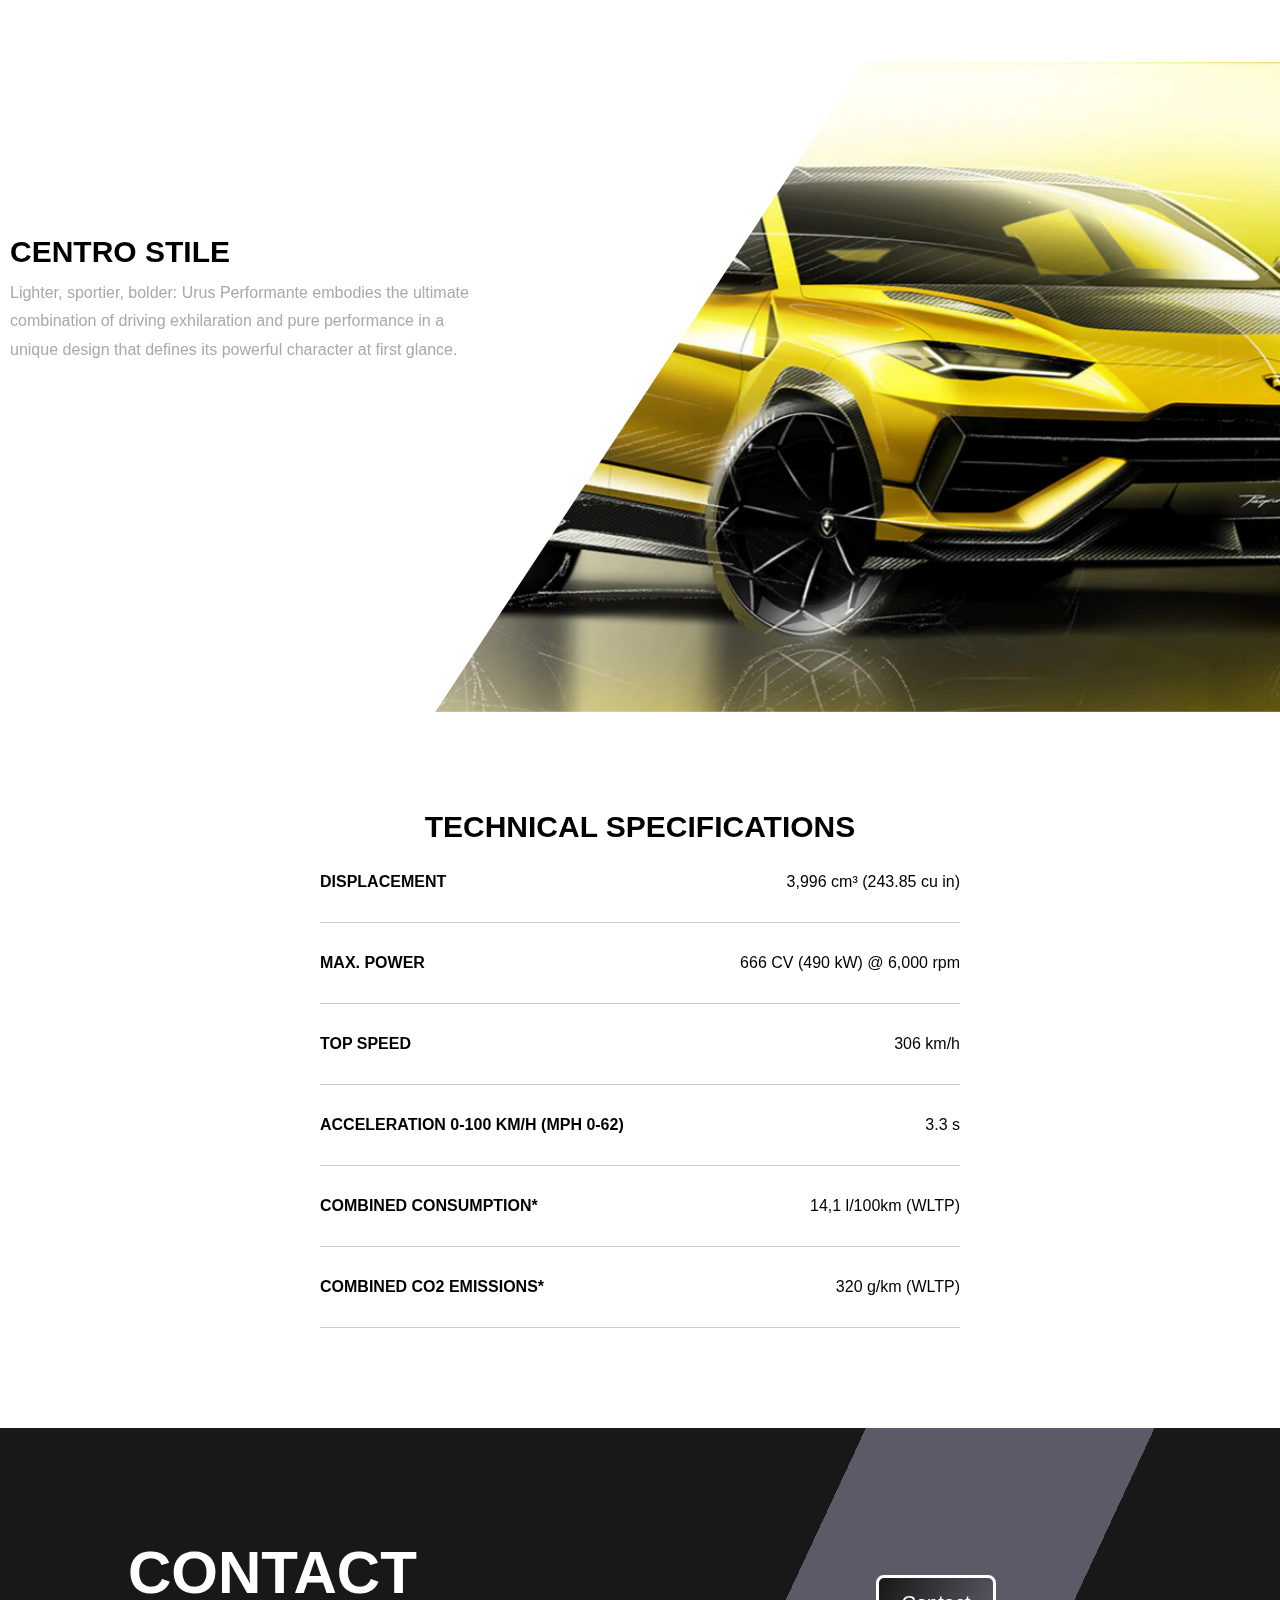
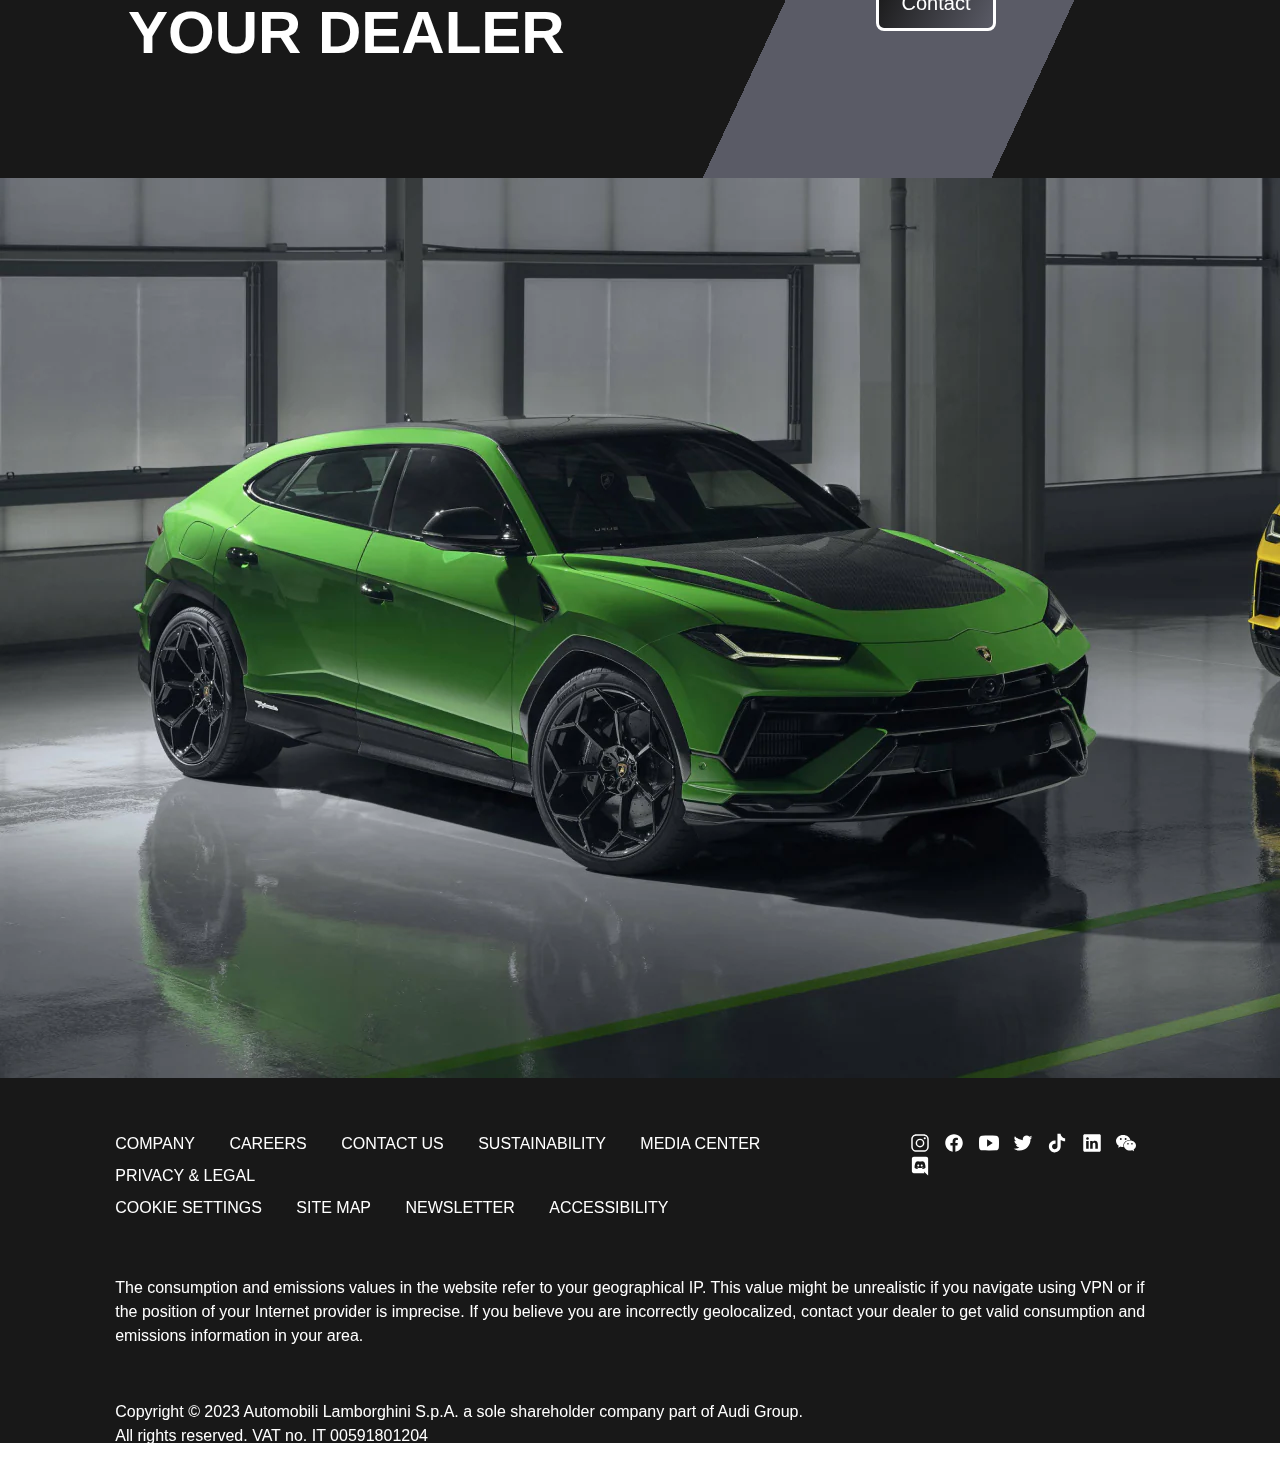
<file: Detail-Urus-Perormante.html>
<!DOCTYPE html>
<html lang="en">

<head>
    <meta charset="UTF-8">
    <meta http-equiv="X-UA-Compatible" content="IE=edge">
    <meta name="viewport" content="width=device-width, initial-scale=1.0">
    <link rel="stylesheet" href="../assets/css/reset.css">
    <link rel="stylesheet" href="./assets/css/detail.css">
    <link rel="shortcut icon" href="./assets/img/logo.webp" type="image/x-icon">
    <title>Urus Performance</title>
</head>

<body>
    <main>
        <header class="header">
            <!-- Logo -->
            <a href="/Home.html">
                <img src="./assets/img/logo.webp" alt="logo" width="60px">
            </a>

            <!-- Navigation -->

            <nav class="navbar">
                <div class="nav-left">
                    <a href="/Urus-model.html">URUS</a>
                    <a href="/Aventador-model.html">AVENTADOR</a>
                    <a href="/Huracan-model.html">HURACÁN</a>
                    <a href="/Detail-Reveulto.html">REVEULTO</a>
                </div>

                <div class="nav-right">
                    <a href="/Home.html">HOME</a>
                    <a href="#!">CUSTOMER</a>
                </div>
            </nav>

            <!-- Icon -->
            <div class="icons">
                <img src="./assets/icon/ionicons.designerpack/chatbox-ellipses-outline.svg" alt="" width="30px">
                <img src="./assets/icon/ionicons.designerpack/search-outline.svg" alt="" width="30px">
                <img src="./assets/icon/ionicons.designerpack/menu-outline.svg" alt="" width="40px">
            </div>
        </header>

        <div class="video-bg">
            <video id="heroVideoBg" playsinline autoplay loop muted>
                <source type="video/mp4"
                    src="./assets/video/Lamborghini Urus Performante Review_ The Family Psycho _ 4K - Trim.mp4">
                <source type="video/webm"
                    src="./assets/video/Lamborghini Urus Performante Review_ The Family Psycho _ 4K - Trim.mp4">
            </video>
    
            <div class="video-content">
                <p>URUS PERFORMANTE</p>
                <h2>FOR BAR<br>RAISERS ONLY</h2>
            </div>

            <table class="speed">
                <tr>
                    <th>POWER (CV) / POWER (KW)</th>
                    <th>MAX. SPEED</th>
                    <th>0-100 Km/h</th>
                </tr>
                <tr>
                    <td>666 CV / 490 Kw</td>
                    <td>306 Km/h</td>
                    <td>3.3s</td>
                </tr>
            </table>
        </div>

        <div class="desc">
            <img src="./assets/img/urus_perfo_over_01.webp" alt="overview-urus" class="img-mh0" height="650px">
            <div class="overview  desc-content">
                <p class="title">OVERVIEW</p>
                <p class="over">
                    A visionary concept: Urus Performante is the sporty evolution of the first-ever Super Sport Utility Vehicle, 
                    one that defines a new segment as the absolute all-around super sports car. With its distinctive, sporting design, 
                    revolutionary use of lightweight components and improved aerodynamics, Urus Performante elevates driving fun and 
                    SUV performance to a whole new level. The most exclusive model in the Urus family raises the bar of high performance 
                    SUV for a new frontier of driving humans beyond. 
                </p>
            </div>

            <div class="desc-1 desc-content">
                <p class="title">EXTERIOR</p>
                <p>
                    The design for the Urus Performante is Lamborghini’s fullest expression of the unyielding principle, “Form follows function.” 
                    The liberal use of lightweight carbon-fiber components allows for a significant weight reduction and is a principal characteristic of Urus Performante’s design: sporty, sleek and undeniably bold, with proportions that reflect those of a super sports car.
                </p>
            </div>
            <div class="img">
                <img src="./assets/img/urus_perfo_s_01.webp" alt="urus_gate" class="img-mh1" height="620px">
                <img src="./assets/img/urus_perfo_s_02.webp" alt="" class="img-mh2" height="620px">
                <img src="./assets/img/urus_perfo_s_03.jpg" alt="" class="img-mh3" height="620px">
                <img src="./assets/img/urus_perfo_s_04.webp" alt="" class="img-mh4" height="450px">
            </div>
            <div class="desc-2 desc-content">
                <p class="title">INTERIOR</p>
                <p>
                    The interior of Urus Performante is made for its driver, enhanced by the use of innovative and lightweight materials such as 
                    Alcantara and carbon fiber. With these, dark tones, contrast stitching and exclusive Performante logos add unique details to 
                    express the car’s sporting character. Refined, contemporary and ergonomically efficient, the interior of Urus Performante is 
                    designed to make the driver “feel like a pilot.”
                </p>
            </div>
        </div>


        <!-- Experience -->
        <div class="exper">
            <div class="desc-3 desc-content">
                <p class="title">CENTRO STILE</p>
                <p>
                    Lighter, sportier, bolder: Urus Performante embodies the ultimate combination of driving exhilaration and pure performance 
                    in a unique design that defines its powerful character at first glance.
                </p>
            </div>

            <img src="./assets/img/urus_perfo_centrostile_06.webp" alt="art-urus" class="img-mh5" height="650px">
        </div>

        <!-- Detail -->
        <div class="detail">
            <h2 class="title">TECHNICAL SPECIFICATIONS</h2>
            <table>
                <tr>
                    <td class="tb-left">DISPLACEMENT</td>
                    <td class="tb-right">3,996 cm³ (243.85 cu in)</td>
                </tr>
                <tr>
                    <td class="tb-left">MAX. POWER</td>
                    <td class="tb-right">666 CV (490 kW) @ 6,000 rpm</td>
                </tr>
                <tr>
                    <td class="tb-left">TOP SPEED</td>
                    <td class="tb-right">306 km/h</td>
                </tr>
                <tr>
                    <td class="tb-left">ACCELERATION 0-100 KM/H (MPH 0-62)</td>
                    <td class="tb-right">3.3 s</td>
                </tr>
                <tr>
                    <td class="tb-left">COMBINED CONSUMPTION*</td>
                    <td class="tb-right">14,1 l/100km (WLTP)</td>
                </tr>
                <tr>
                    <td class="tb-left">COMBINED CO2 EMISSIONS*</td>
                    <td class="tb-right">320 g/km (WLTP)</td>
                </tr>
            </table>
        </div>

        <div class="dealer">
            <h2 class="contact">CONTACT<br>YOUR DEALER</h2>
            <!-- <img src="./assets/img/form-urus-s.webp" alt="form-dl" class="img-mh6"> -->
            <a href="#" class="btn">Contact</a>
            
        </div>

        <div class="slider-2 urus-perfo-2">
            <!-- lider 2 -->
        </div>

        <footer>
            <div class="contain">
                <div class="cv">
                    <div class="info">
                        <a href="#!">COMPANY</a>
                        <a href="#!">CAREERS</a>
                        <a href="#!">CONTACT US</a>
                        <a href="#!">SUSTAINABILITY</a>
                        <a href="#!">MEDIA CENTER</a>
                        <a href="#!">PRIVACY & LEGAL</a><br>
                        <a href="#!">COOKIE SETTINGS</a>
                        <a href="#!">SITE MAP</a>
                        <a href="#!">NEWSLETTER</a>
                        <a href="#!">ACCESSIBILITY</a>
                    </div>
                    <div class="icon">
                        <img src="./assets/icon/ionicons.designerpack/logo-instagram.svg" width="20px" alt="ins"> 
                        <img src="./assets/icon/ionicons.designerpack/logo-facebook.svg" width="20px" alt="">
                        <img src="./assets/icon/ionicons.designerpack/logo-youtube.svg" width="20px" alt="">
                        <img src="./assets/icon/ionicons.designerpack/logo-twitter.svg" width="20px" alt="">
                        <img src="./assets/icon/ionicons.designerpack/logo-tiktok.svg" width="20px" alt="">
                        <img src="./assets/icon/ionicons.designerpack/logo-linkedin.svg" width="20px" alt="ins"> 
                        <img src="./assets/icon/ionicons.designerpack/logo-wechat.svg" width="20px" alt="">
                        <img src="./assets/icon/ionicons.designerpack/logo-discord.svg" width="20px" alt="">
                    </div>
                </div>
                <p>
                    The consumption and emissions values in the website refer to your geographical IP.
                    This value might be unrealistic if you navigate using VPN or if the position of your Internet
                    provider is imprecise.
                    If you believe you are incorrectly geolocalized, contact your dealer to get valid consumption and
                    emissions information in your area.
                </p>
                <p>
                    Copyright © 2023 Automobili Lamborghini S.p.A. a sole shareholder company part of Audi Group.<br>
                    All rights reserved. VAT no. IT 00591801204
                </p>
            </div>
        </footer>
    </main>
</body>

</html>
</file>
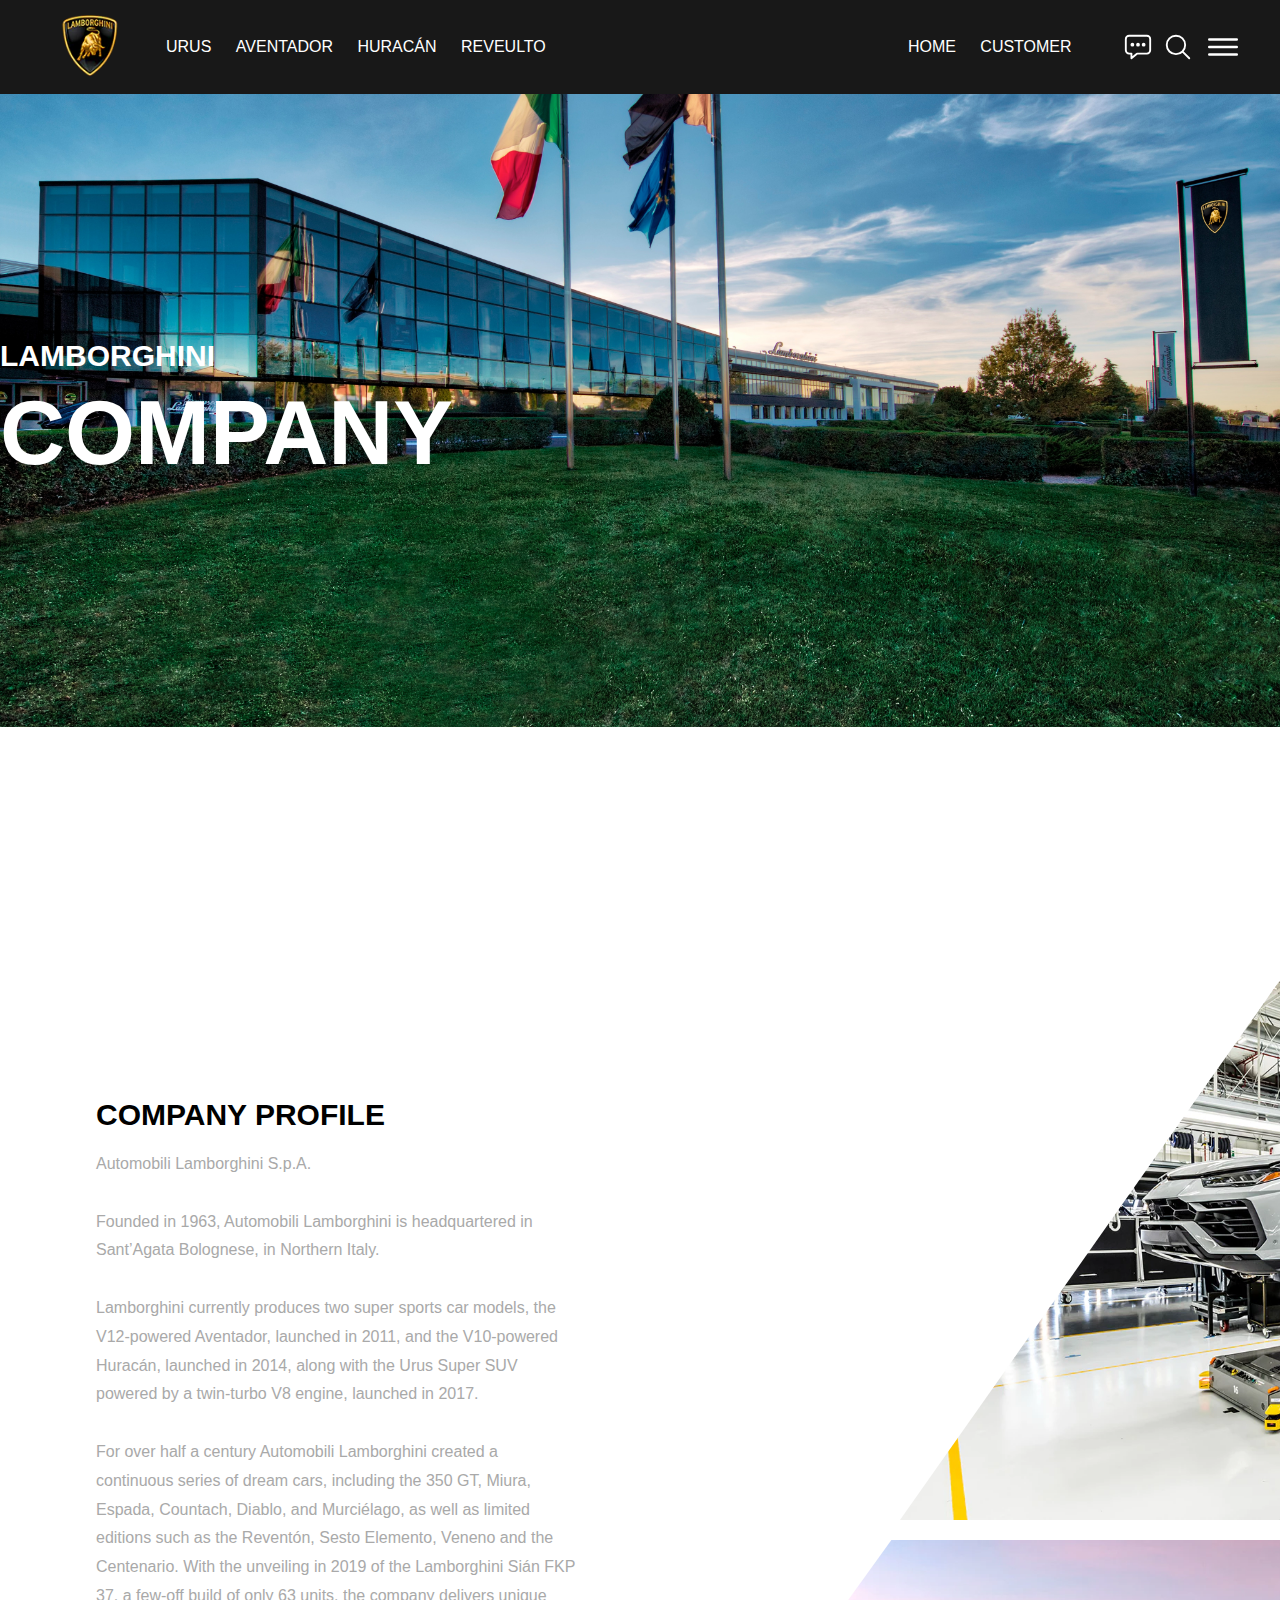
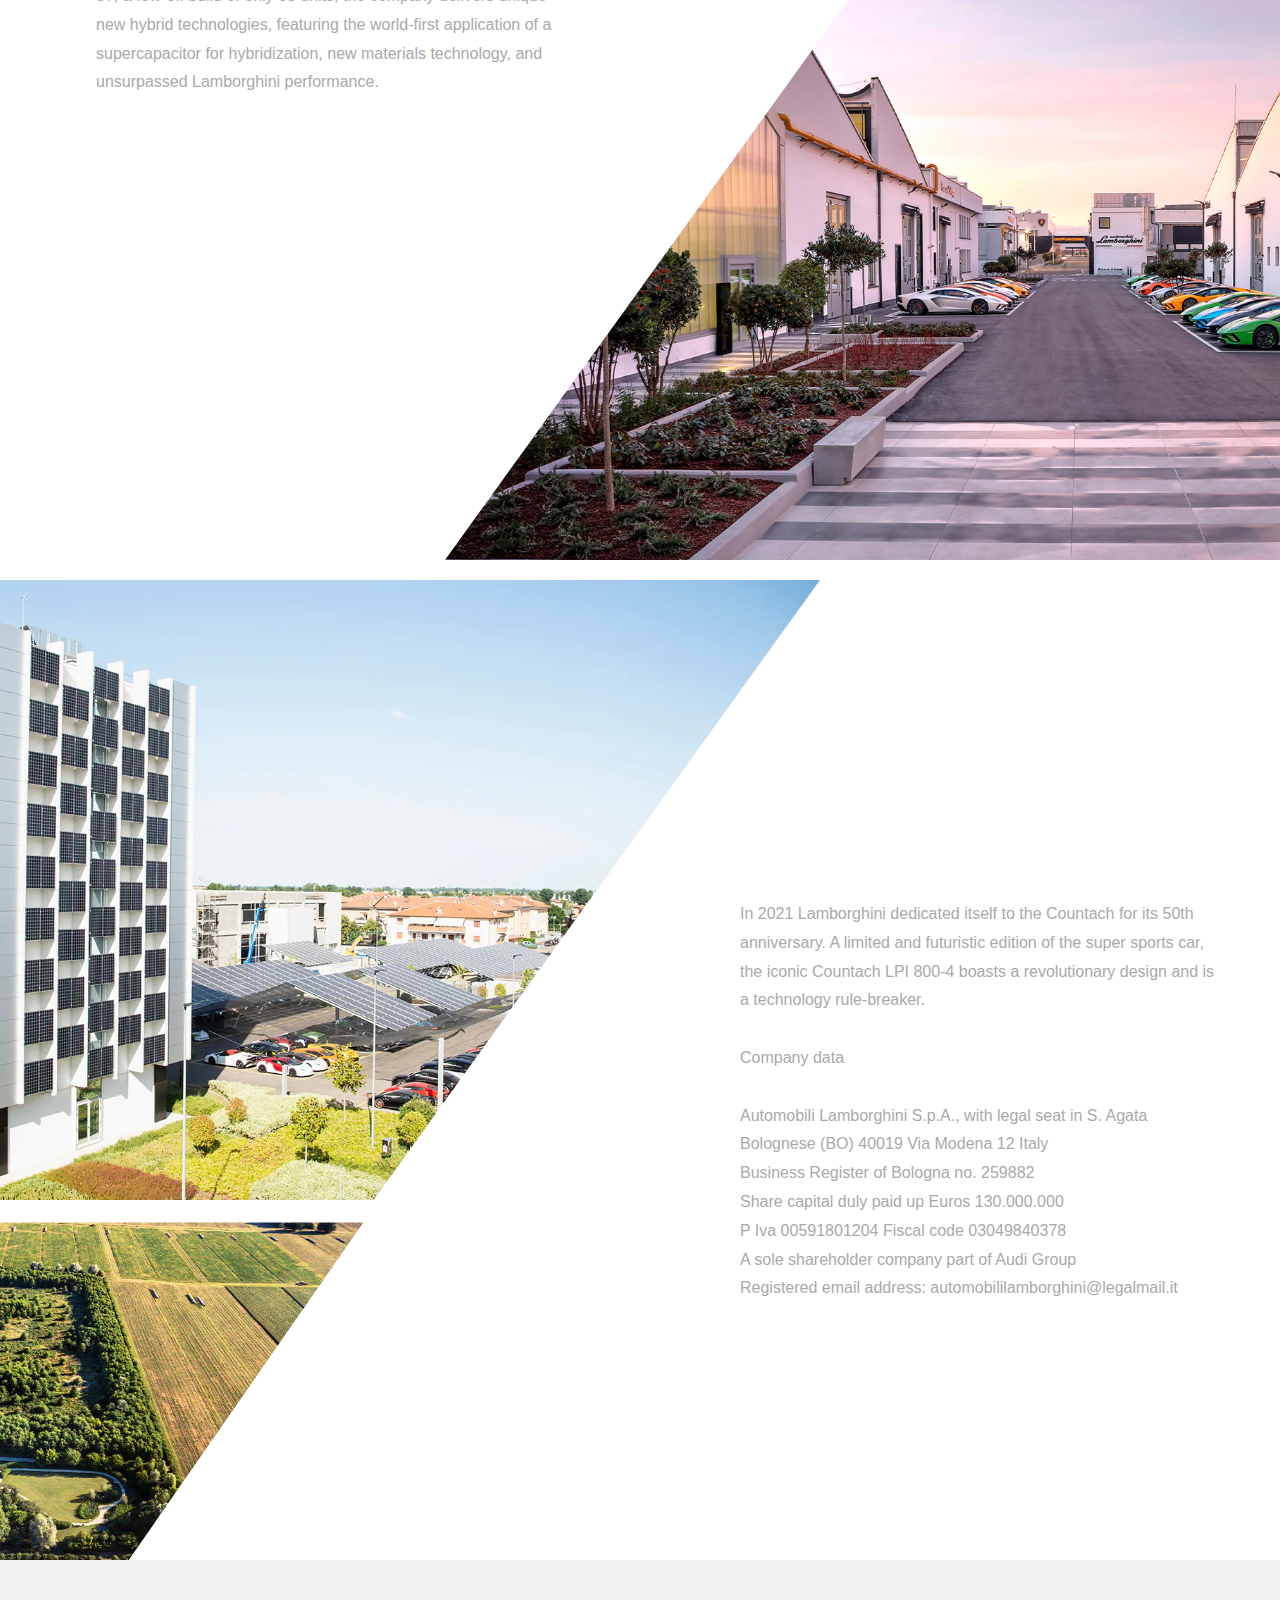
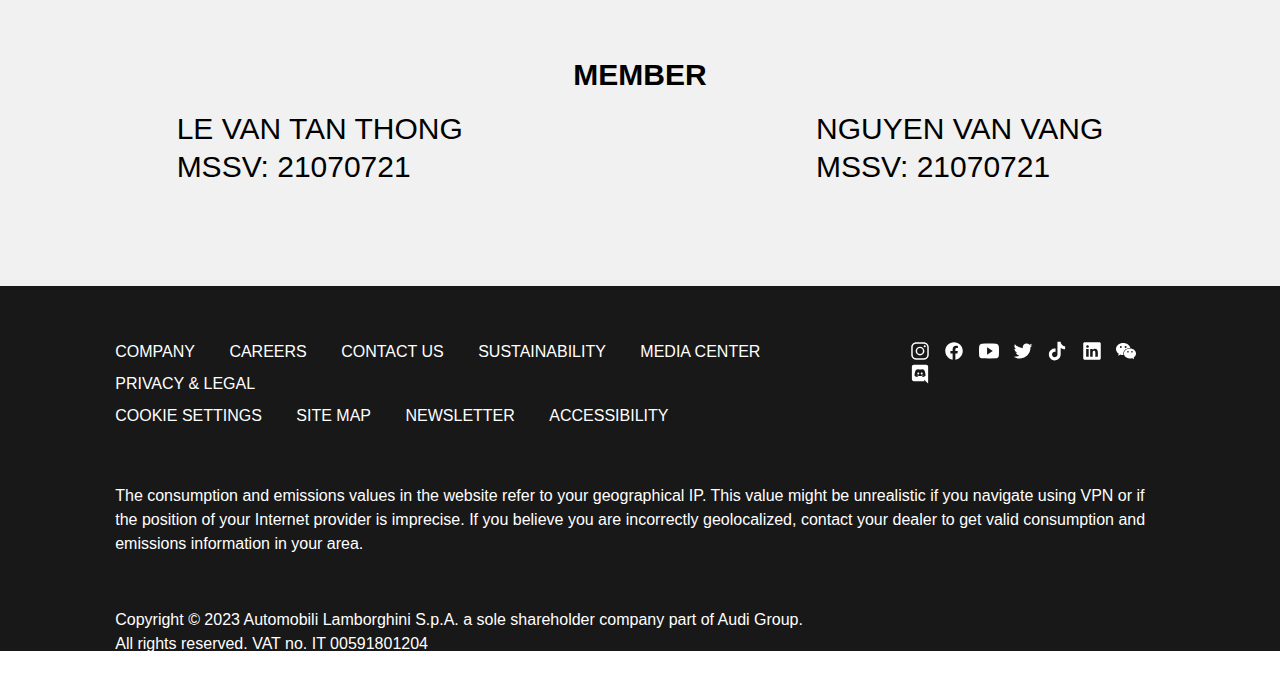
<file: Home.html>
<!DOCTYPE html>
<html lang="en">

<head>
    <meta charset="UTF-8">
    <meta http-equiv="X-UA-Compatible" content="IE=edge">
    <meta name="viewport" content="width=device-width, initial-scale=1.0">
    <link rel="stylesheet" href="./assets/css/reset.css">
    <link rel="stylesheet" href="./assets/css/home.css">
    <link rel="shortcut icon" href="./assets/img/logo.webp" type="image/x-icon">
    <title>Home</title>
</head>

<body>
    <main>
        <header class="header">
            <!-- Logo -->
            <a href="/Home.html">
                <img src="./assets/img/logo.webp" alt="logo" width="60px">
            </a>

            <!-- Navigation -->

            <nav class="navbar">
                <div class="nav-left">
                    <a href="/Urus-model.html">URUS</a>
                    <a href="/Aventador-model.html">AVENTADOR</a>
                    <a href="/Huracan-model.html">HURACÁN</a>
                    <a href="/Detail-Reveulto.html">REVEULTO</a>
                </div>

                <div class="nav-right">
                    <a href="#">HOME</a>
                    <a href="#!">CUSTOMER</a>
                </div>
            </nav>

            <!-- Icon -->
            <div class="icons">
                <img src="./assets/icon/ionicons.designerpack/chatbox-ellipses-outline.svg" alt="" width="30px">
                <img src="./assets/icon/ionicons.designerpack/search-outline.svg" alt="" width="30px">
                <img src="./assets/icon/ionicons.designerpack/menu-outline.svg" alt="" width="40px">
            </div>
        </header>

        <div class="slider home">
            <div class="content">
                <p>LAMBORGHINI</p>
                <h2>COMPANY</h2>
            </div>
        </div>

        <div class="desc">
            <div class="desc-1">
                <p class="title">COMPANY PROFILE</p>
                <p class="desc-content">
                    Automobili Lamborghini S.p.A. <br><br>
                    Founded in 1963, Automobili Lamborghini is headquartered in Sant’Agata Bolognese, in Northern Italy.
                    <br><br>
                    Lamborghini currently produces two super sports car models, the V12-powered Aventador, launched in
                    2011,
                    and the V10-powered Huracán, launched in 2014, along with the Urus Super SUV powered by a twin-turbo
                    V8 engine, launched in 2017. <br><br>
                    For over half a century Automobili Lamborghini created a continuous series of dream cars, including
                    the 350 GT, Miura, Espada, Countach,
                    Diablo, and Murciélago, as well as limited editions such as the Reventón, Sesto Elemento, Veneno and
                    the Centenario. With the unveiling
                    in 2019 of the Lamborghini Sián FKP 37, a few-off build of only 63 units, the company delivers
                    unique new hybrid technologies, featuring
                    the world-first application of a supercapacitor for hybridization, new materials technology, and
                    unsurpassed Lamborghini performance.
                </p>
            </div>
            <div class="img">
                <img src="./assets/img/01_s1.webp" alt="urus_gate" class="img-mh1" height="620px">
                <img src="./assets/img/02_s2.webp" alt="" class="img-mh2" height="620px">
                <img src="./assets/img/03_s3.webp" alt="" class="img-mh3" height="620px">
                <img src="./assets/img/04_s4.webp" alt="" class="img-mh4" height="450px">
            </div>
            <div class="desc-2 desc-content">
                <p>
                    In 2021 Lamborghini dedicated itself to the Countach for its 50th anniversary. A limited and
                    futuristic edition of the super sports car,
                    the iconic Countach LPI 800-4 boasts a revolutionary design and is a technology rule-breaker.
                    <br><br>
                    Company data <br><br>
                    Automobili Lamborghini S.p.A., with legal seat in S. Agata Bolognese (BO) 40019 Via Modena 12 Italy
                    <br>
                    Business Register of Bologna no. 259882 <br>
                    Share capital duly paid up Euros 130.000.000 <br>
                    P Iva 00591801204 Fiscal code 03049840378 <br>
                    A sole shareholder company part of Audi Group <br>
                    Registered email address: automobililamborghini@legalmail.it
                </p>
            </div>
        </div>

        <div class="member">
            <p class="title">MEMBER</p>
            <div class="member-1">
                <div class="infor1">
                    <h3 class="name">LE VAN TAN THONG</h3>
                    <p class="id">MSSV: 21070721</p>
                </div>
                <div class="infor2">
                    <h3 class="name">NGUYEN VAN VANG</h3>
                    <p class="id">MSSV: 21070721</p>
                </div>
            </div>
        </div>

        <footer>
            <div class="contain">
                <div class="cv">
                    <div class="info">
                        <a href="#!">COMPANY</a>
                        <a href="#!">CAREERS</a>
                        <a href="#!">CONTACT US</a>
                        <a href="#!">SUSTAINABILITY</a>
                        <a href="#!">MEDIA CENTER</a>
                        <a href="#!">PRIVACY & LEGAL</a><br>
                        <a href="#!">COOKIE SETTINGS</a>
                        <a href="#!">SITE MAP</a>
                        <a href="#!">NEWSLETTER</a>
                        <a href="#!">ACCESSIBILITY</a>
                    </div>
                    <div class="icon">
                        <img src="./assets/icon/ionicons.designerpack/logo-instagram.svg" width="20px" alt="ins">
                        <img src="./assets/icon/ionicons.designerpack/logo-facebook.svg" width="20px" alt="">
                        <img src="./assets/icon/ionicons.designerpack/logo-youtube.svg" width="20px" alt="">
                        <img src="./assets/icon/ionicons.designerpack/logo-twitter.svg" width="20px" alt="">
                        <img src="./assets/icon/ionicons.designerpack/logo-tiktok.svg" width="20px" alt="">
                        <img src="./assets/icon/ionicons.designerpack/logo-linkedin.svg" width="20px" alt="ins">
                        <img src="./assets/icon/ionicons.designerpack/logo-wechat.svg" width="20px" alt="">
                        <img src="./assets/icon/ionicons.designerpack/logo-discord.svg" width="20px" alt="">
                    </div>
                </div>
                <p>
                    The consumption and emissions values in the website refer to your geographical IP.
                    This value might be unrealistic if you navigate using VPN or if the position of your Internet
                    provider is imprecise.
                    If you believe you are incorrectly geolocalized, contact your dealer to get valid consumption and
                    emissions information in your area.
                </p>
                <p>
                    Copyright © 2023 Automobili Lamborghini S.p.A. a sole shareholder company part of Audi Group.<br>
                    All rights reserved. VAT no. IT 00591801204
                </p>
            </div>
        </footer>
    </main>
</body>

</html>
</file>
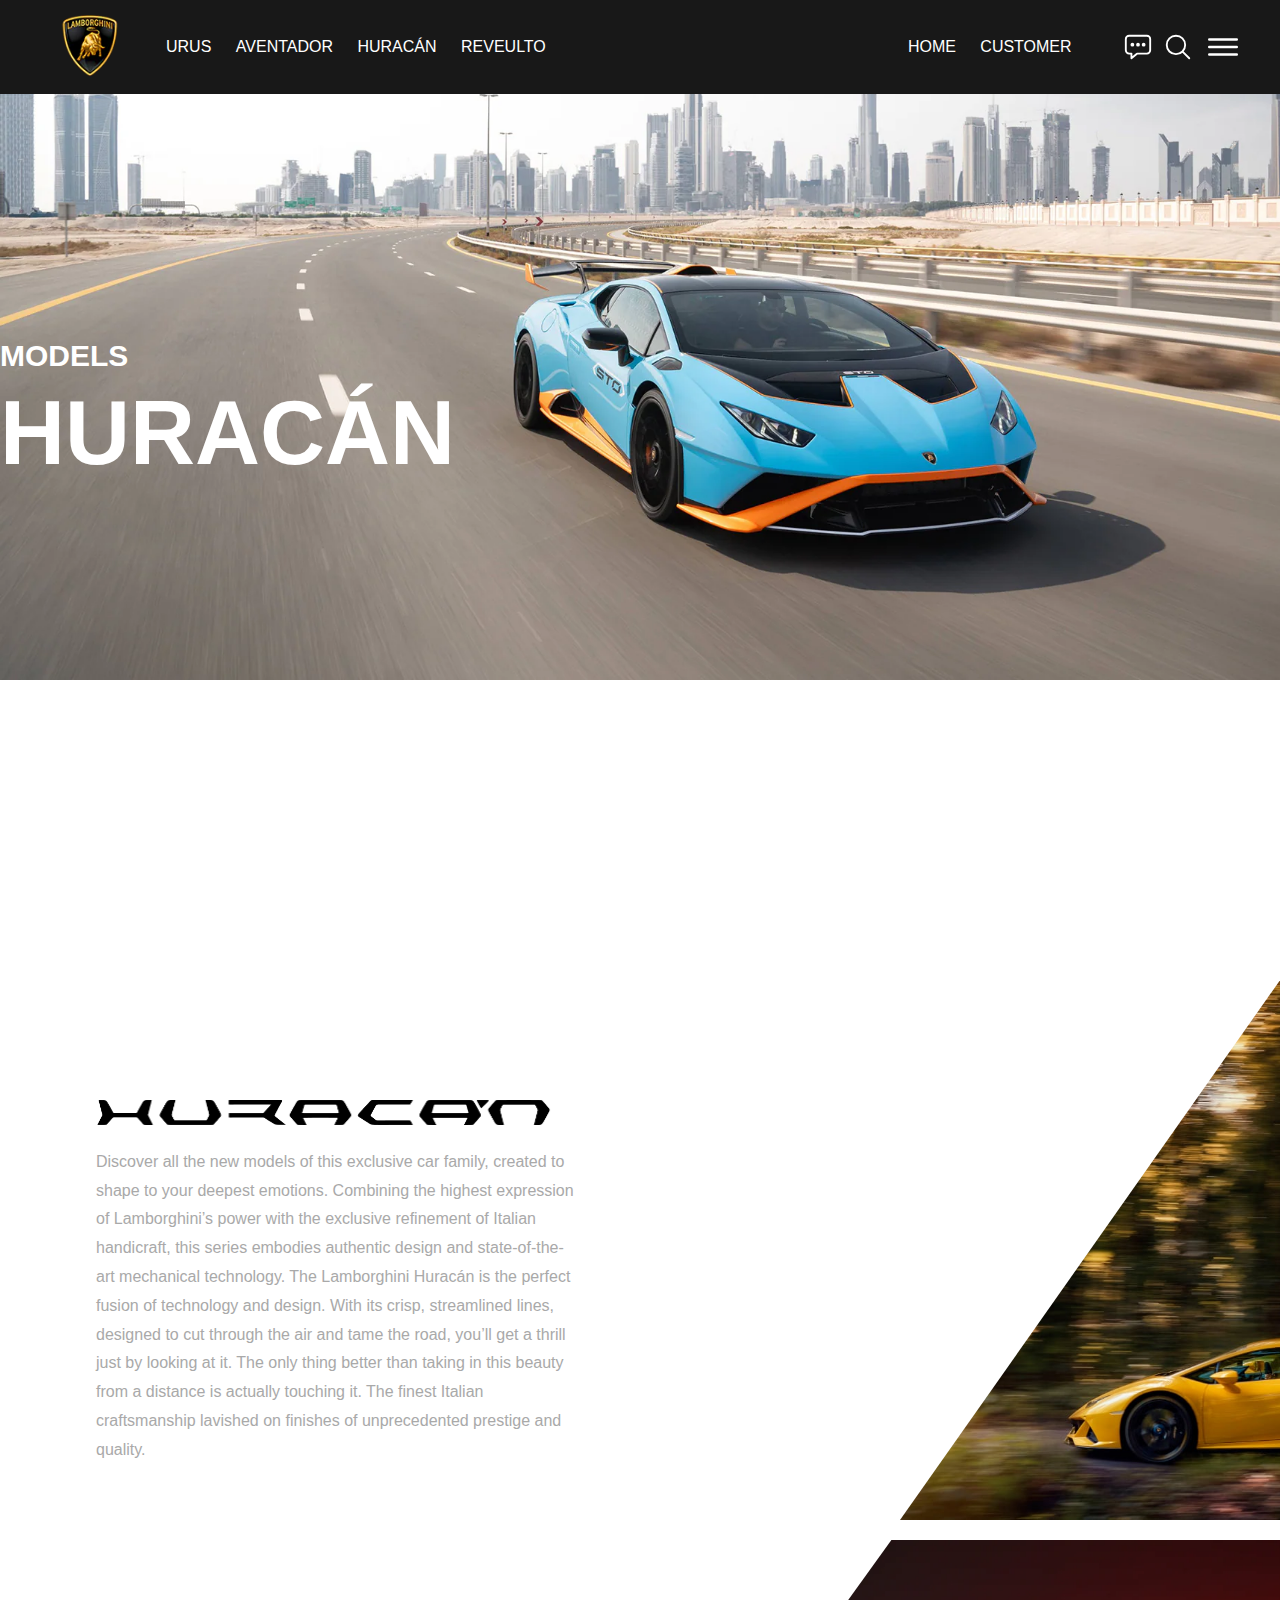
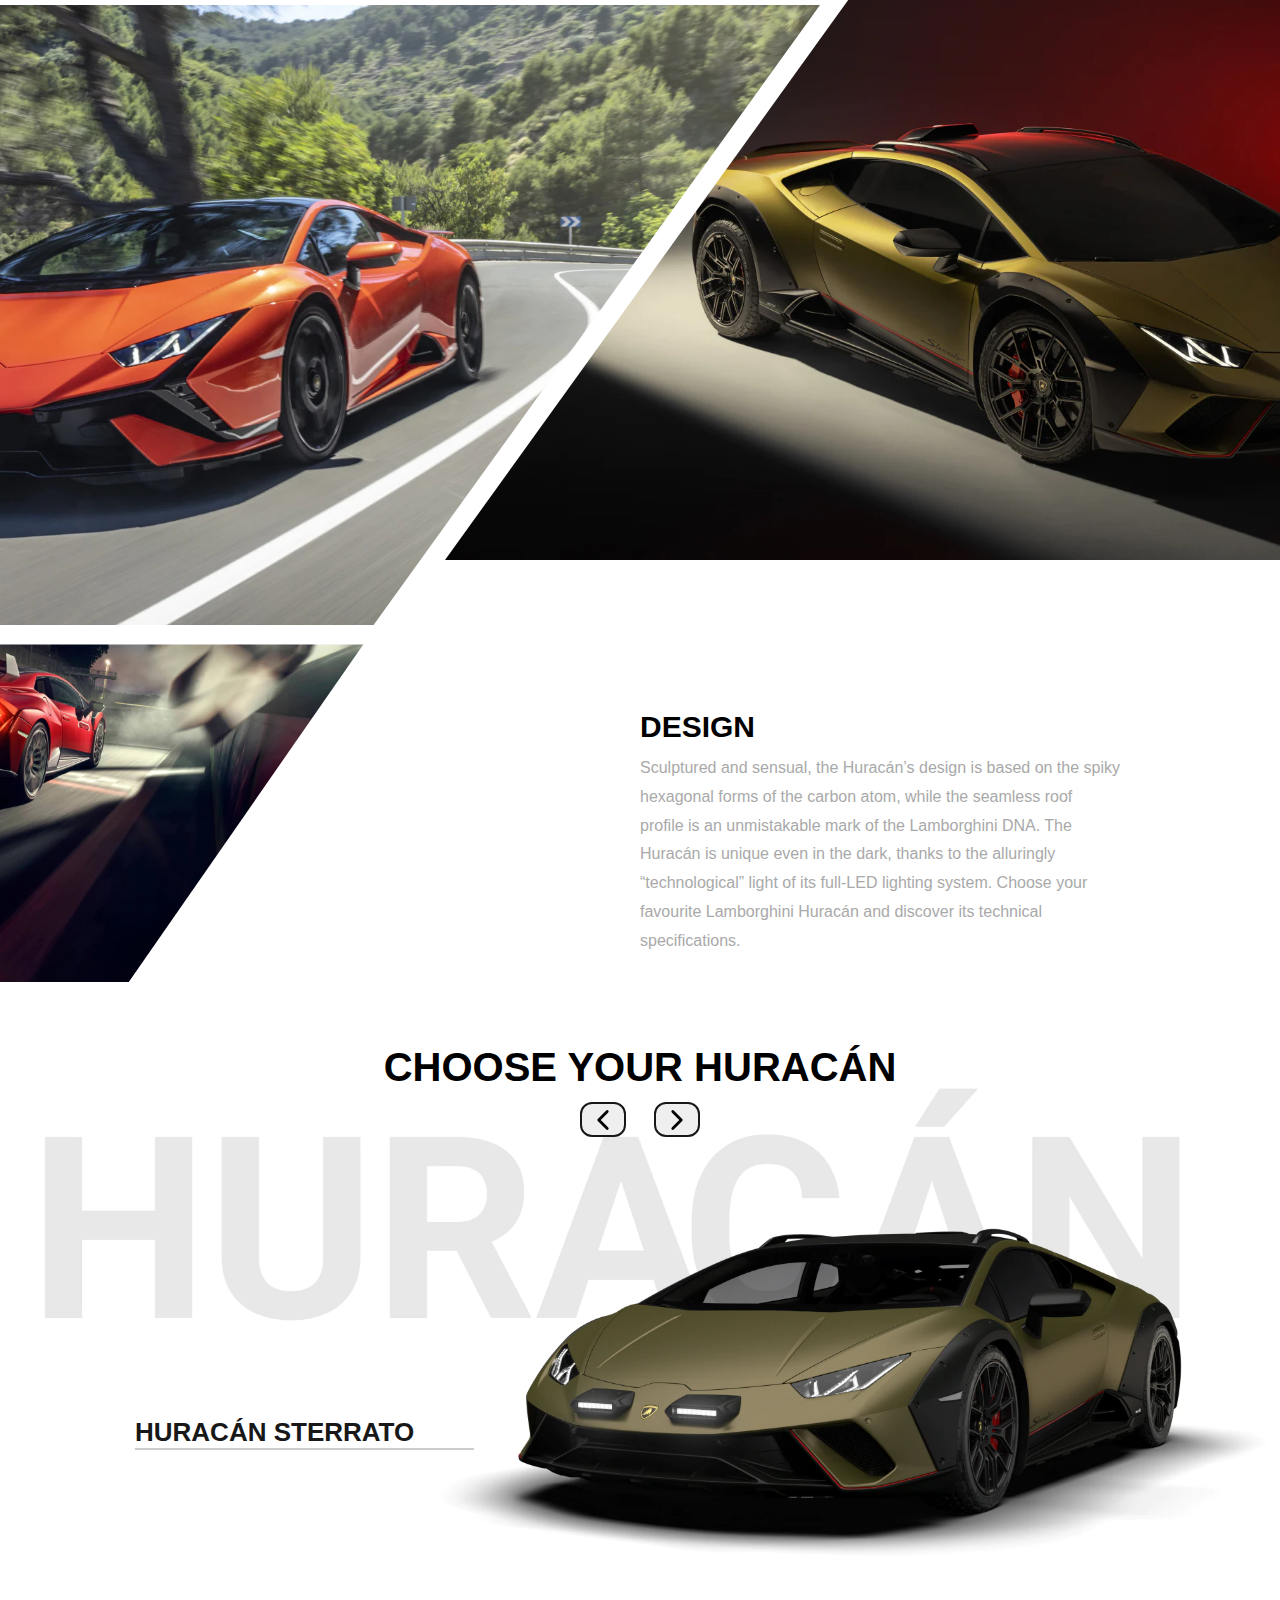
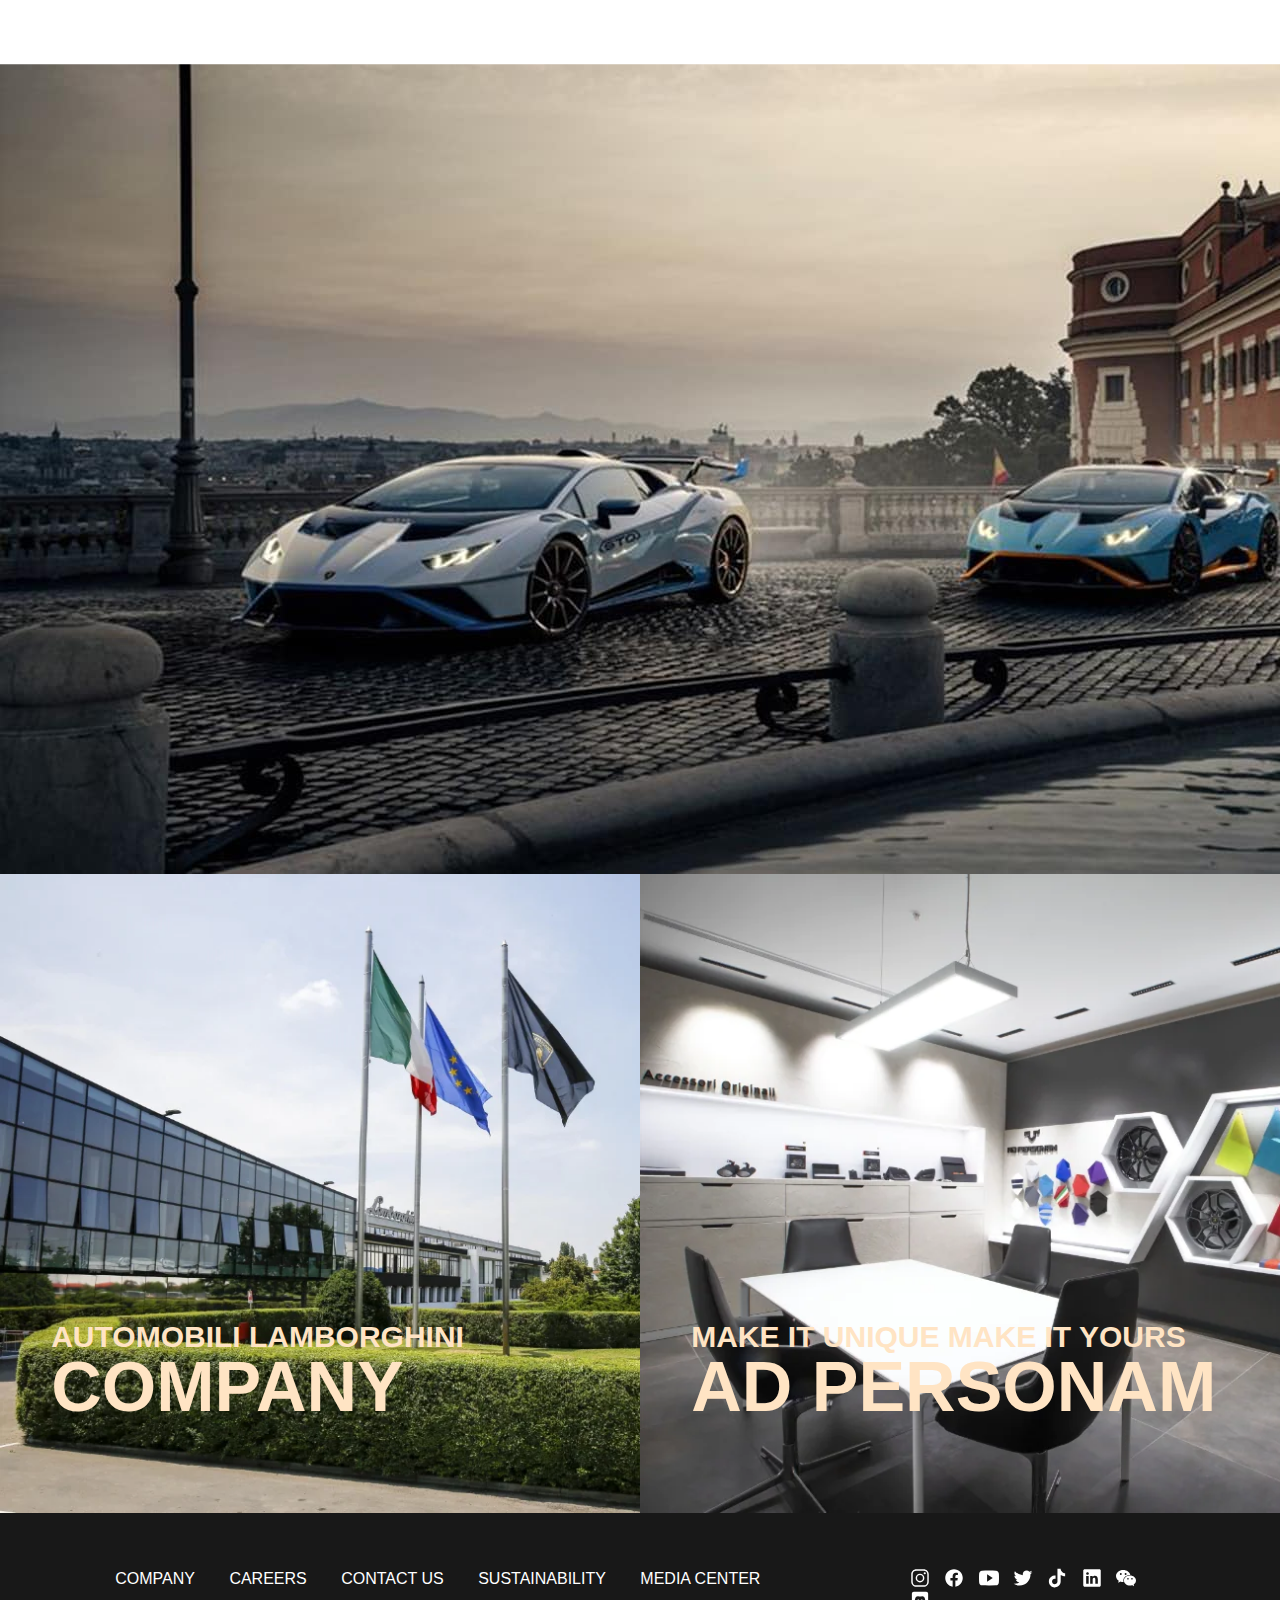
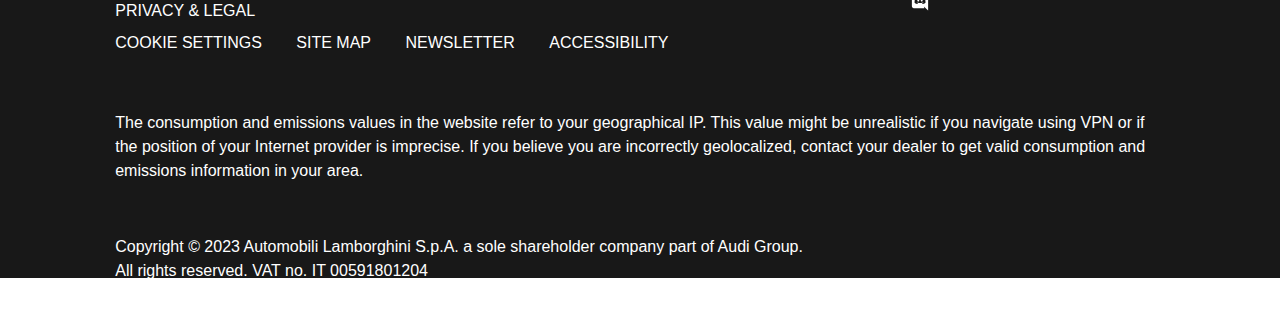
<file: Huracan-model.html>
<!DOCTYPE html>
<html lang="en">

<head>
    <meta charset="UTF-8">
    <meta http-equiv="X-UA-Compatible" content="IE=edge">
    <meta name="viewport" content="width=device-width, initial-scale=1.0">
    <link rel="stylesheet" href="./assets/css/reset.css">
    <link rel="stylesheet" href="./assets/css/style.css">
    <script src="./assets/javascript/javascript.js"></script>
    <link rel="shortcut icon" href="./assets/img/logo.webp" type="image/x-icon">
    <title>Huracán Models</title>
</head>

<body>
    <main>
        <header class="header">
            <!-- Logo -->
            <a href="/Home.html">
                <img src="./assets/img/logo.webp" alt="logo" width="60px">
            </a>

            <!-- Navigation -->

            <nav class="navbar">
                <div class="nav-left">
                    <a href="/Urus-model.html">URUS</a>
                    <a href="/Aventador-model.html">AVENTADOR</a>
                    <a href="/Huracan-model.html">HURACÁN</a>
                    <a href="/Detail-Reveulto.html">REVEULTO</a>
                </div>

                <div class="nav-right">
                    <a href="/Home.html">HOME</a>
                    <a href="#!">CUSTOMER</a>
                </div>
            </nav>

            <!-- Icon -->
            <div class="icons">
                <img src="./assets/icon/ionicons.designerpack/chatbox-ellipses-outline.svg" alt="" width="30px">
                <img src="./assets/icon/ionicons.designerpack/search-outline.svg" alt="" width="30px">
                <img src="./assets/icon/ionicons.designerpack/menu-outline.svg" alt="" width="40px">
            </div>
        </header>

        <div class="slider huracan">
            <div class="content">
                <p>MODELS</p>
                <h2>HURACÁN</h2>
            </div>
        </div>

        <div class="desc">
            <div class="desc-1">
                <img src="./assets/img/Huracán_logo.webp" alt="aventador-logo" class="logo" width="455px">
                <p class="desc-content">
                    Discover all the new models of this exclusive car family, created to shape to your deepest emotions. 
                    Combining the highest expression of Lamborghini’s power with the exclusive refinement of Italian handicraft, 
                    this series embodies authentic design and state-of-the-art mechanical technology. The Lamborghini Huracán is 
                    the perfect fusion of technology and design. With its crisp, streamlined lines, designed to cut through the 
                    air and tame the road, you’ll get a thrill just by looking at it. The only thing better than taking in this beauty 
                    from a distance is actually touching it. The finest Italian craftsmanship lavished on finishes of unprecedented prestige and quality.
                </p>
            </div>
            <div class="img">
                <img src="./assets/img/gate_hura_s_01.jpg" alt="urus_gate" class="img-mh1" height="620px">
                <img src="./assets/img/gate_hura_s_02.webp" alt="" class="img-mh2" height="620px">
                <img src="./assets/img/gate_hura_s_03.webp" alt="" class="img-mh3" height="620px">
                <img src="./assets/img/gate_hura_s_04.webp" alt="" class="img-mh4" height="450px">
            </div>
            <div class="desc-2 desc-content">
                <p class="title">DESIGN</p>
                <p>
                    Sculptured and sensual, the Huracán’s design is based on the spiky hexagonal 
                    forms of the carbon atom, while the seamless roof profile is an unmistakable 
                    mark of the Lamborghini DNA. The Huracán is unique even in the dark, thanks to 
                    the alluringly “technological” light of its full-LED lighting system. 
                    Choose your favourite Lamborghini Huracán and discover its technical specifications.
                </p>
            </div>
        </div>

        <div class="choose">
            <h2>CHOOSE YOUR HURACÁN</h2>
            <div class="btn">
                <button class="left" onclick="prevHura()"><img src="./assets/icon/ionicons.designerpack/chevron-back-outline.svg" alt="" height="30px"></button>
                <button class="right" onclick="nextHura()"><img src="./assets/icon/ionicons.designerpack/chevron-forward-outline.svg" height="30px"></button>
            </div>
            <img src="./assets/img/huracan_sterrato.webp" alt="" width="100%" id="img-type">
            <a href="./Detail-Huracan-Sterrato.html" id="link-dt">HURACÁN STERRATO</a>
        </div>

        <div class="slider-2 huracan-2">
            <!-- lider 2 -->
        </div>
        <div class="about-us">
            <div class="img-1">
                <div class="title">
                    <p>AUTOMOBILI LAMBORGHINI</p>
                    <h2>COMPANY</h2>
                </div>
            </div>
            <div class="img-2">
                <div class="title">
                    <p>MAKE IT UNIQUE MAKE IT YOURS</p>
                    <h2>AD PERSONAM</h2>
                </div>
            </div>
        </div>

        <footer>
            <div class="contain">
                <div class="cv">
                    <div class="info">
                        <a href="#!">COMPANY</a>
                        <a href="#!">CAREERS</a>
                        <a href="#!">CONTACT US</a>
                        <a href="#!">SUSTAINABILITY</a>
                        <a href="#!">MEDIA CENTER</a>
                        <a href="#!">PRIVACY & LEGAL</a><br>
                        <a href="#!">COOKIE SETTINGS</a>
                        <a href="#!">SITE MAP</a>
                        <a href="#!">NEWSLETTER</a>
                        <a href="#!">ACCESSIBILITY</a>
                    </div>
                    <div class="icon">
                        <img src="./assets/icon/ionicons.designerpack/logo-instagram.svg" width="20px" alt="ins"> 
                        <img src="./assets/icon/ionicons.designerpack/logo-facebook.svg" width="20px" alt="">
                        <img src="./assets/icon/ionicons.designerpack/logo-youtube.svg" width="20px" alt="">
                        <img src="./assets/icon/ionicons.designerpack/logo-twitter.svg" width="20px" alt="">
                        <img src="./assets/icon/ionicons.designerpack/logo-tiktok.svg" width="20px" alt="">
                        <img src="./assets/icon/ionicons.designerpack/logo-linkedin.svg" width="20px" alt="ins"> 
                        <img src="./assets/icon/ionicons.designerpack/logo-wechat.svg" width="20px" alt="">
                        <img src="./assets/icon/ionicons.designerpack/logo-discord.svg" width="20px" alt="">
                    </div>
                </div>
                <p>
                    The consumption and emissions values in the website refer to your geographical IP.
                    This value might be unrealistic if you navigate using VPN or if the position of your Internet
                    provider is imprecise.
                    If you believe you are incorrectly geolocalized, contact your dealer to get valid consumption and
                    emissions information in your area.
                </p>
                <p>
                    Copyright © 2023 Automobili Lamborghini S.p.A. a sole shareholder company part of Audi Group.<br>
                    All rights reserved. VAT no. IT 00591801204
                </p>
            </div>
        </footer>
    </main>
</body>

</html>
</file>
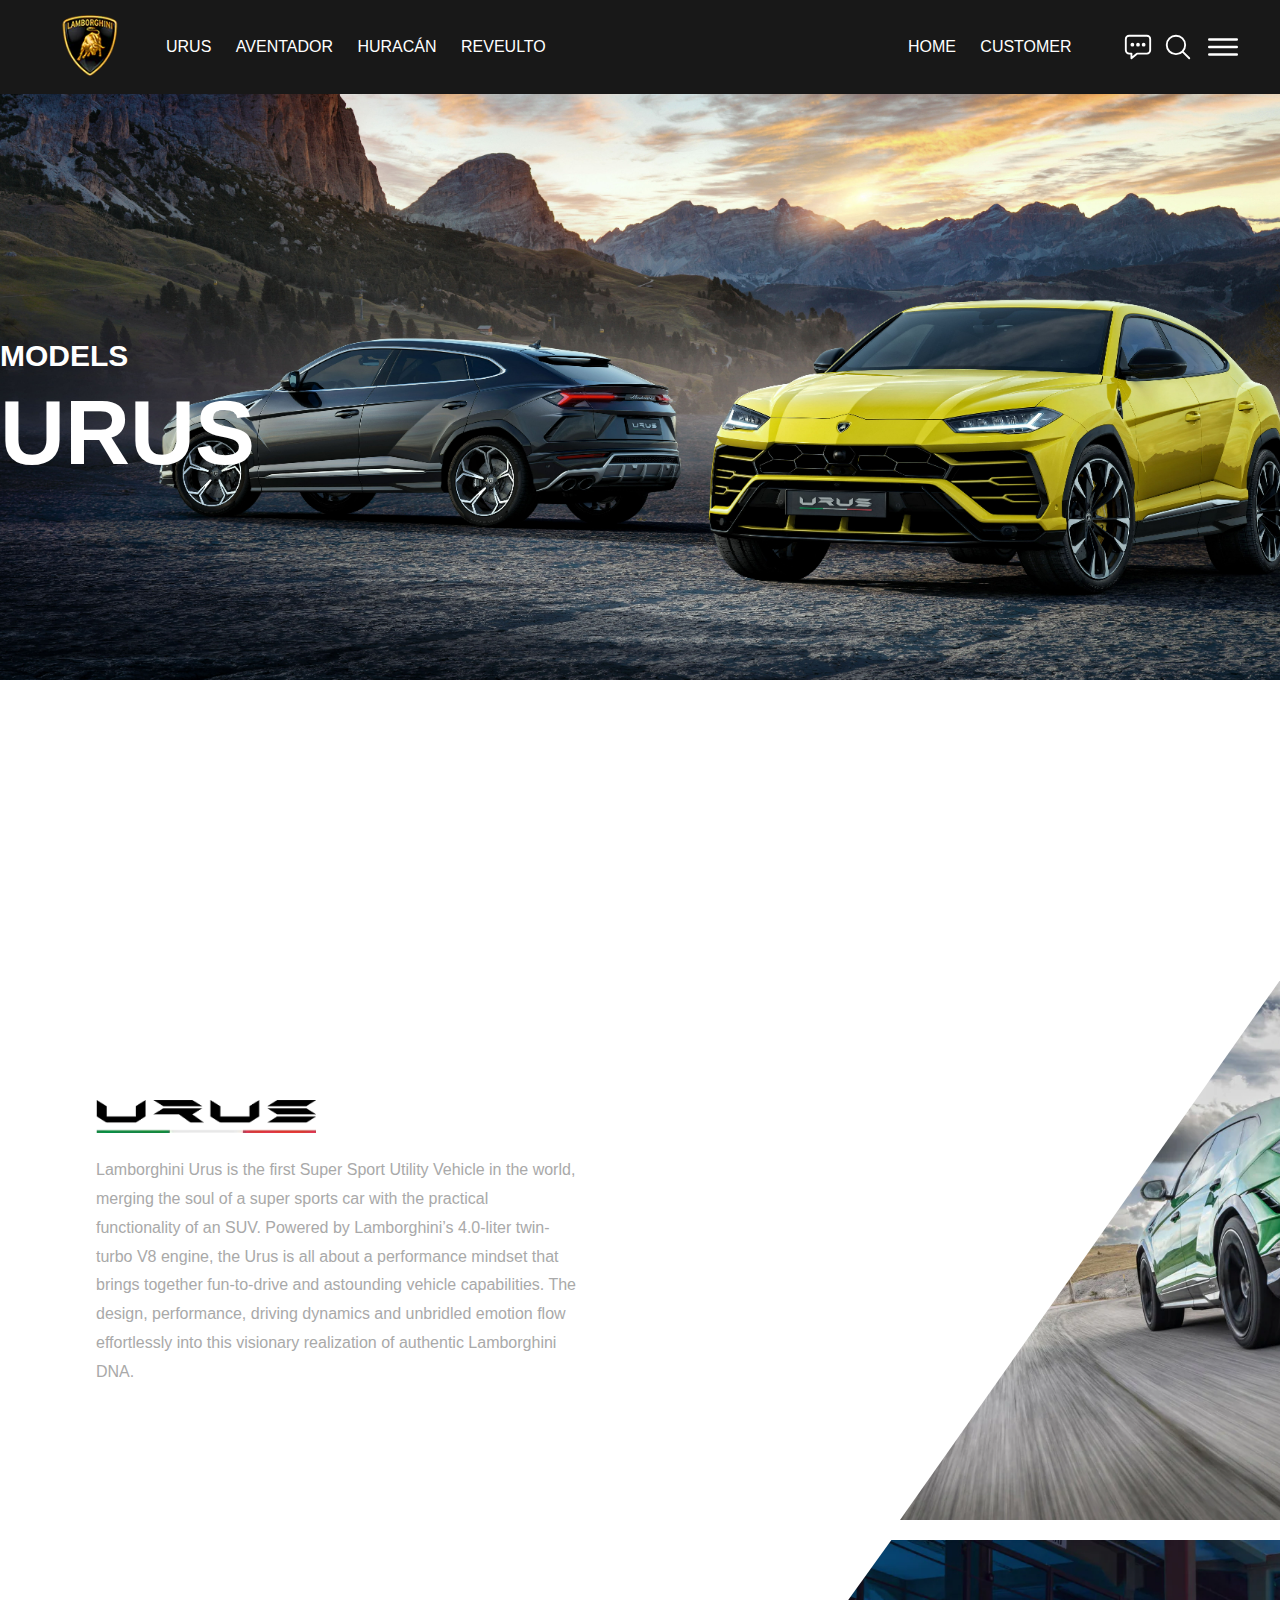
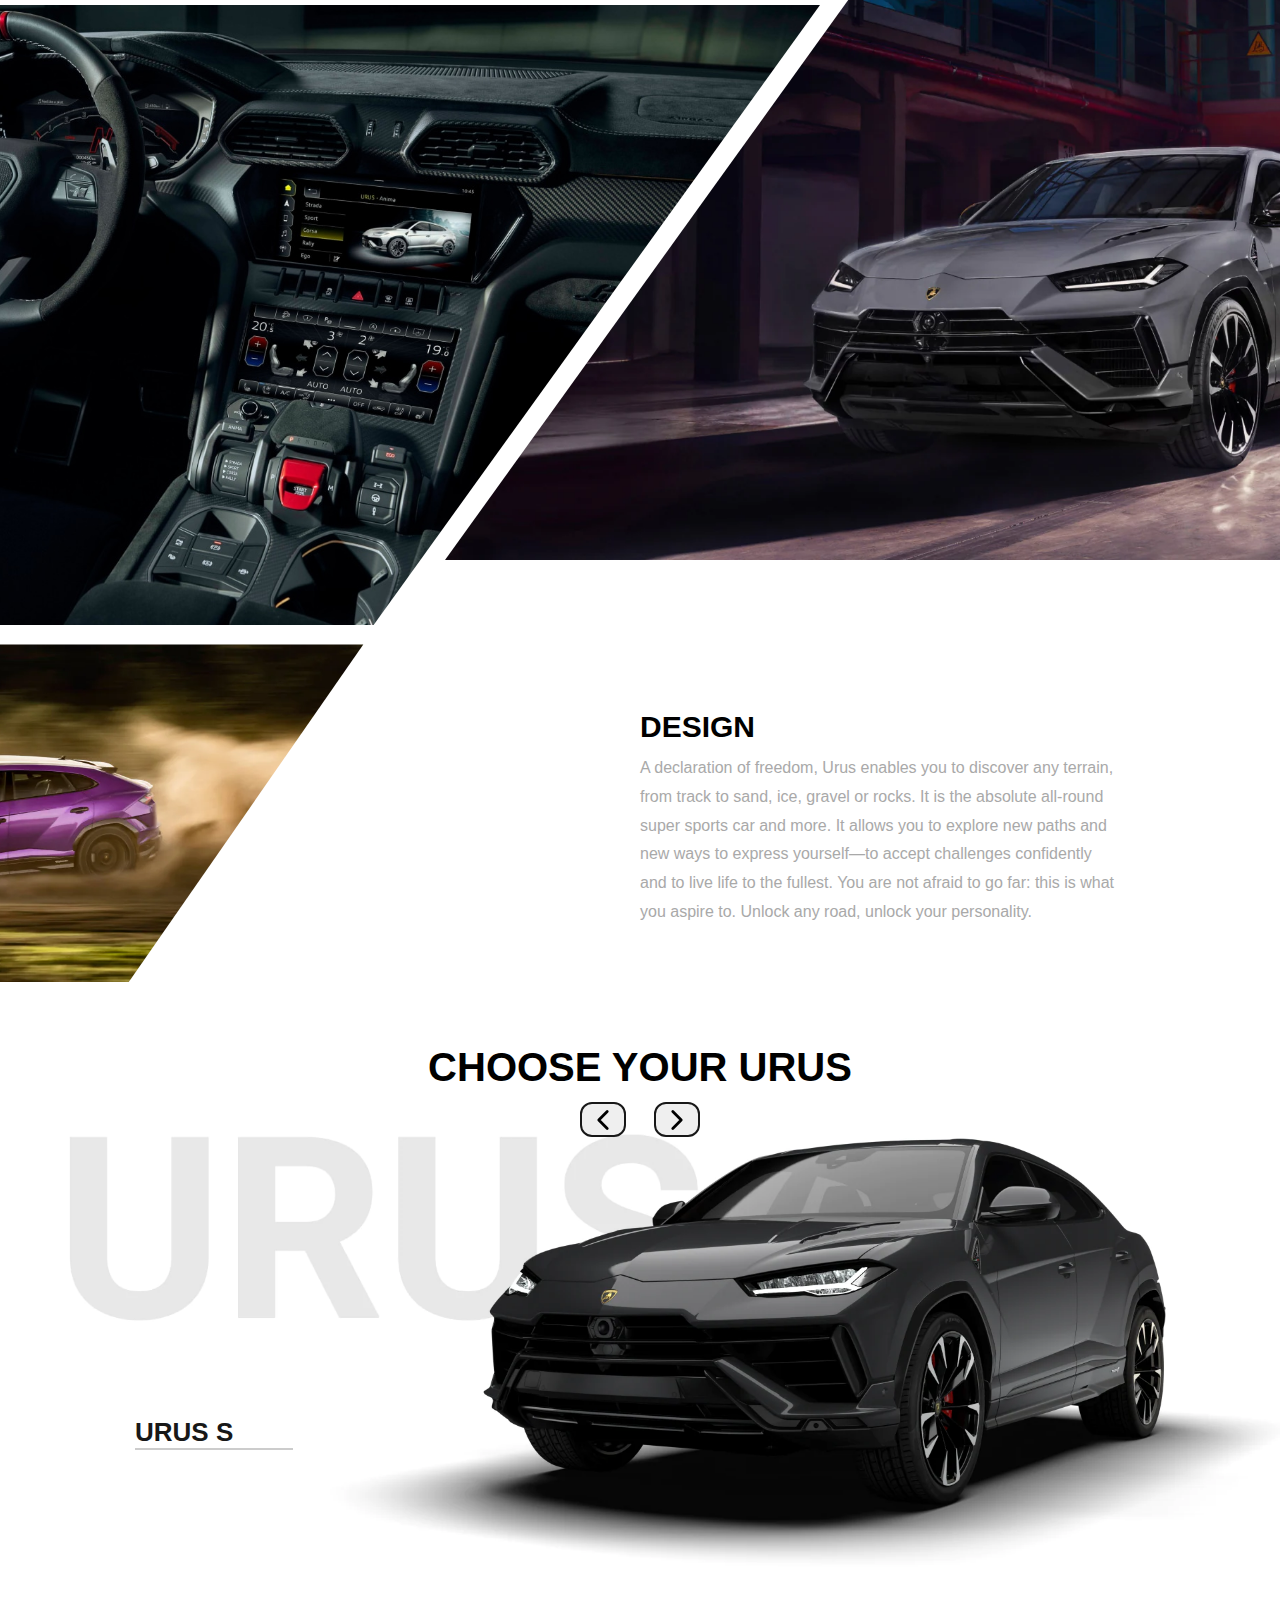
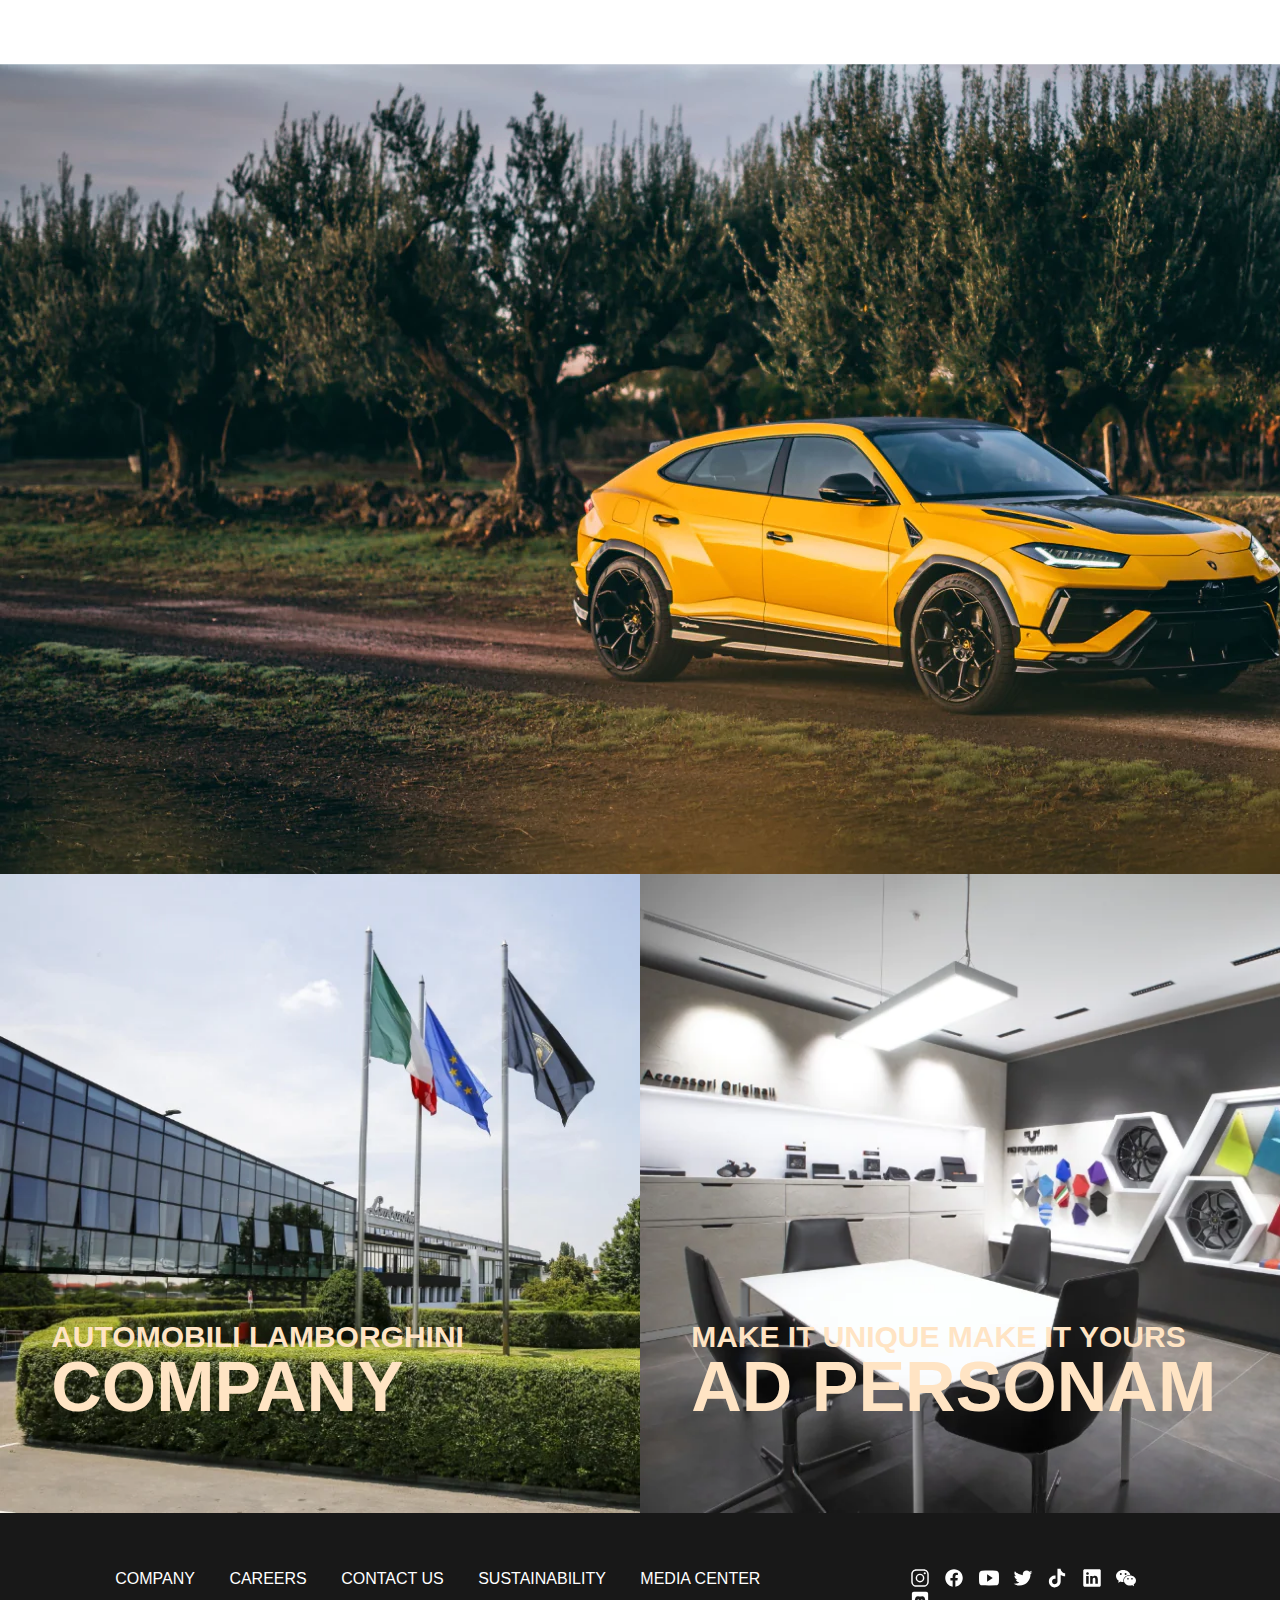
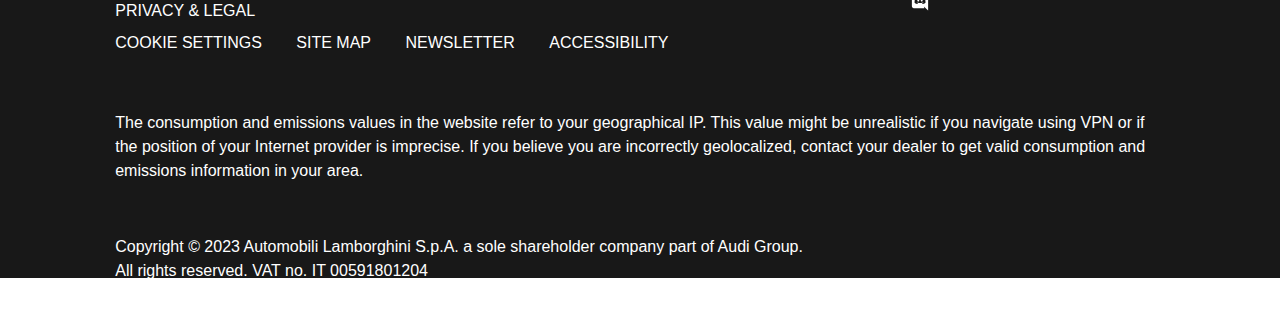
<file: Urus-model.html>
<!DOCTYPE html>
<html lang="en">

<head>
    <meta charset="UTF-8">
    <meta http-equiv="X-UA-Compatible" content="IE=edge">
    <meta name="viewport" content="width=device-width, initial-scale=1.0">
    <link rel="stylesheet" href="../assets/css/reset.css">
    <link rel="stylesheet" href="../assets/css/style.css">
    <link rel="shortcut icon" href="./assets/img/logo.webp" type="image/x-icon">
    <script src="./assets/javascript/javascript.js"></script>
    <title>Urus Models</title>
</head>

<body>
    <main>
        <header class="header">
            <!-- Logo -->
            <a href="/Home.html">
                <img src="./assets/img/logo.webp" alt="logo" width="60px">
            </a>

            <!-- Navigation -->

            <nav class="navbar">
                <div class="nav-left">
                    <a href="/Urus-model.html">URUS</a>
                    <a href="/Aventador-model.html">AVENTADOR</a>
                    <a href="/Huracan-model.html">HURACÁN</a>
                    <a href="/Detail-Reveulto.html">REVEULTO</a>
                </div>

                <div class="nav-right">
                    <a href="/Home.html">HOME</a>
                    <a href="#!">CUSTOMER</a>
                </div>
            </nav>

            <!-- Icon -->
            <div class="icons">
                <img src="./assets/icon/ionicons.designerpack/chatbox-ellipses-outline.svg" alt="" width="30px">
                <img src="./assets/icon/ionicons.designerpack/search-outline.svg" alt="" width="30px">
                <img src="./assets/icon/ionicons.designerpack/menu-outline.svg" alt="" width="40px">
            </div>
        </header>

        <div class="slider urus">
            <div class="content">
                <p>MODELS</p>
                <h2>URUS</h2>
            </div>
        </div>

        <div class="desc">
            <div class="desc-1">
                <img src="./assets/img/urus-logo.webp" alt="urus-logo" class="logo" width="220px">
                <p class="desc-content">
                    Lamborghini Urus is the first Super Sport Utility Vehicle in the world,
                    merging the soul of a super sports car with the practical functionality of an SUV.
                    Powered by Lamborghini’s 4.0-liter twin-turbo V8 engine, the Urus is all about a performance
                    mindset that brings together fun-to-drive and astounding vehicle capabilities. The design,
                    performance, driving dynamics and unbridled emotion flow effortlessly into this visionary
                    realization of authentic Lamborghini DNA.
                </p>
            </div>
            <div class="img">
                <img src="./assets/img/urus_gate_s_01.webp" alt="urus_gate" class="img-mh1" height="620px">
                <img src="./assets/img/urus_gate_s_02.webp" alt="" class="img-mh2" height="620px">
                <img src="./assets/img/urus_gate_s_03.jpg" alt="" class="img-mh3" height="620px">
                <img src="./assets/img/urus_gate_s_04.webp" alt="" class="img-mh4" height="450px">
            </div>
            <div class="desc-2 desc-content">
                <p class="title">DESIGN</p>
                <p>
                    A declaration of freedom, Urus enables you to discover any terrain, from track to sand, ice,
                    gravel or rocks. It is the absolute all-round super sports car and more. It allows you to
                    explore
                    new paths and new ways to express yourself—to accept challenges confidently and to live life to
                    the fullest.
                    You are not afraid to go far: this is what you aspire to. Unlock any road, unlock your
                    personality.
                </p>
            </div>
        </div>

        <div class="choose">
            <h2>CHOOSE YOUR URUS</h2>
            <div class="btn">
                <button class="left" onclick="prevUrus()"><img src="./assets/icon/ionicons.designerpack/chevron-back-outline.svg" alt="" height="30px"></button>
                <button class="right" onclick="nextUrus()"><img src="./assets/icon/ionicons.designerpack/chevron-forward-outline.svg" height="30px"></button>
            </div>
            <img src="./assets/img/urus_s.webp" alt="" width="100%" id="img-type">
            <a href="./Detail-Urus-s.html" id="link-dt">URUS S</a>
        </div>

        <div class="slider-2 urus-2">
            <!-- lider 2 -->
        </div>
        <div class="about-us">
            <div class="img-1">
                <div class="title">
                    <p>AUTOMOBILI LAMBORGHINI</p>
                    <h2>COMPANY</h2>
                </div>
            </div>
            <div class="img-2">
                <div class="title">
                    <p>MAKE IT UNIQUE MAKE IT YOURS</p>
                    <h2>AD PERSONAM</h2>
                </div>
            </div>
        </div>

        <footer>
            <div class="contain">
                <div class="cv">
                    <div class="info">
                        <a href="#!">COMPANY</a>
                        <a href="#!">CAREERS</a>
                        <a href="#!">CONTACT US</a>
                        <a href="#!">SUSTAINABILITY</a>
                        <a href="#!">MEDIA CENTER</a>
                        <a href="#!">PRIVACY & LEGAL</a><br>
                        <a href="#!">COOKIE SETTINGS</a>
                        <a href="#!">SITE MAP</a>
                        <a href="#!">NEWSLETTER</a>
                        <a href="#!">ACCESSIBILITY</a>
                    </div>
                    <div class="icon">
                        <img src="./assets/icon/ionicons.designerpack/logo-instagram.svg" width="20px" alt="ins"> 
                        <img src="./assets/icon/ionicons.designerpack/logo-facebook.svg" width="20px" alt="">
                        <img src="./assets/icon/ionicons.designerpack/logo-youtube.svg" width="20px" alt="">
                        <img src="./assets/icon/ionicons.designerpack/logo-twitter.svg" width="20px" alt="">
                        <img src="./assets/icon/ionicons.designerpack/logo-tiktok.svg" width="20px" alt="">
                        <img src="./assets/icon/ionicons.designerpack/logo-linkedin.svg" width="20px" alt="ins"> 
                        <img src="./assets/icon/ionicons.designerpack/logo-wechat.svg" width="20px" alt="">
                        <img src="./assets/icon/ionicons.designerpack/logo-discord.svg" width="20px" alt="">
                    </div>
                </div>
                <p>
                    The consumption and emissions values in the website refer to your geographical IP.
                    This value might be unrealistic if you navigate using VPN or if the position of your Internet
                    provider is imprecise.
                    If you believe you are incorrectly geolocalized, contact your dealer to get valid consumption and
                    emissions information in your area.
                </p>
                <p>
                    Copyright © 2023 Automobili Lamborghini S.p.A. a sole shareholder company part of Audi Group.<br>
                    All rights reserved. VAT no. IT 00591801204
                </p>
            </div>
        </footer>
    </main>
</body>

</html>
</file>
<file: assets/css/home.css>
* {
    box-sizing: border-box;
}

html {
    font-size: 62.5%;
    font-family: a;
}

body {
    font-size: 1.6rem;
    font-family: "Poppins", sans-serif;
    overflow-x: hidden;
}

/* Common */
a {
    position: relative;
    color: #fff;
    text-decoration: none;
}

a:after {
    content: "";
    position: absolute;
    background-color: #fff;
    height: 2px;
    width: 0;
    left: 0;
    bottom: 0;
    transition: 0.5s;
}

.navbar a:hover:after {
    width: 100%;
}

.content {
    max-width: 1320px;
}

.desc-content {
    line-height: 1.8;
    width: 480px;
}
/* Header */
.header {
    z-index: 1;
    position: fixed;
    top: 0;
    left: 0;
    display: flex;
    font-size: 1.6rem;
    align-items: center;
    width: 100%;
    height: 94px;
    background-color: #181818;
    padding: 16px 60px;
}

.header .navbar {
    display: flex;
    width: 86%;
    justify-content: space-between;
    padding: 0 36px;
}

.navbar a {
    padding: 4px 0;
    margin: 10px;
}

.header .icons {
    display: flex;
    justify-content: space-between;
    align-items: center;
    width: calc(100% - 86% - 60px);
    font-size: 2.8rem;
    color: #fff;
}

/* Đổi màu icon sang trắng */
.header .icons img {
    filter: brightness(0) invert(1);
    -webkit-filter: brightness(0) invert(1);
    margin: 0 5px;
}

/* HOME */
.home {
    background-image: url("/assets/img/00_hero.jpg");
}

/* Content */
.slider {
    position: relative;
    margin-top: 94px;
    height: calc(100vh - 94px);
    background-size: cover;
    background-repeat: no-repeat;
    background-position-y: -220px;
}

.slider .content {
    position: relative;
    top: 30%;
    line-height: 1.3;
    font-weight: 800;
    margin: auto;
    color: #fff;
}

.slider p {
    font-size: 3rem;
}

.slider h2 {
    font-size: 9rem;
}

.desc {
    position: relative;
    height: 2260px;
    color: #a9a9a9;
    padding-top: 200px;
    overflow-x: hidden;
}

.desc-1 {
    position: absolute;
    right: 55%;
}

/* .desc-1 p {
    padding-top: 20px;
} */

.desc .img-mh1 {
    position: absolute;
    top: 0;
    left: calc(50% + 260px);
    clip-path: polygon(33% 0, 100% 0, 67% 100%, 0% 100%);
}

.desc .img-mh2 {
    position: absolute;
    left: calc(50% - 195px);
    top: 640px;
    clip-path: polygon(33% 0, 100% 0, 67% 100%, 0% 100%);
}

.desc .img-mh3 {
    position: absolute;
    right: calc(50% - 180px);
    top: 1280px;
    clip-path: polygon(33% 0, 100% 0, 67% 100%, 0% 100%);
}

.desc .img-mh4 {
    position: absolute;
    right: calc(50% + 215px);
    bottom: 0;
    clip-path: polygon(26% 25%, 95% 25%, 76% 100%, 6% 100%);
}

.desc-2 {
    position: absolute;
    left: calc(50% + 100px);
    top: 1600px;
}

.title {
    color: black;
    font-weight: 600;
    font-size: 3rem;
    padding-bottom: 20px;
}

.member {
    background-color: #f1f1f1;
    margin: auto;
    padding: 100px 0;
    width: 100%;
    text-align: center;
}

.member-1 {
    display: flex;
    justify-content: space-around;
}

.member .name, .member .id{
    text-align: left;
    color: #000;
    font-size: 3rem;
    padding: 4px;
}

/* Footer */

footer {
    height: 365px;
    background-color: #181818;
    color: #fff;
}

.contain {
    width: 82%;
    margin: auto;
    padding-top: 50px;
}

.cv {
    display: flex;
    width: 100%;
    justify-content: space-between;
}

.icon {
    padding: 5px;
}

/* Chuyển ảnh sang màu trắng */
.icon img {
    filter: brightness(0) invert(1);
    -webkit-filter: brightness(0) invert(1);
    margin: 0 5px;
}

.info {
    margin-left: -15px;
    padding-bottom: 26px;
}

.info a {
    cursor: default;
    display: inline-block;
    padding: 8px 15px;
}

footer p {
    padding: 26px 0;
    line-height: 1.5;
}
</file>
<file: assets/css/style.css>
* {
    box-sizing: border-box;
}

html {
    font-size: 62.5%;
    font-family: a;
}

body {
    font-size: 1.6rem;
    font-family: "Poppins", sans-serif;
    overflow-x: hidden;
}

video {
    width: 100vw;
    height: 100vh;
    position: relative;
    top: 0;
    left: 0;
    object-fit: cover;
    z-index: -1000;
}

/* Common */
a {
    position: relative;
    color: #fff;
    text-decoration: none;
}

a:after {
    content: "";
    position: absolute;
    background-color: #fff;
    height: 2px;
    width: 0;
    left: 0;
    bottom: 0;
    transition: 0.5s;
}

.navbar a:hover:after {
    width: 100%;
}

.choose a:before {
    content: "";
    position: absolute;
    background-color: #ccc;
    height: 2px;
    width: calc(100% + 50px);
    left: 0;
    bottom: 0;
}

.choose a:after {
    background-color: #181818;
}

.choose a:hover:after {
    width: calc(100% + 50px);
}

.content {
    max-width: 1320px;
}

.desc-content {
    line-height: 1.8;
    width: 480px;
}
/* Header */
.header {
    z-index: 1;
    position: fixed;
    top: 0;
    left: 0;
    display: flex;
    font-size: 1.6rem;
    align-items: center;
    width: 100%;
    height: 94px;
    background-color: #181818;
    padding: 16px 60px;
}

.header .navbar {
    display: flex;
    width: 86%;
    justify-content: space-between;
    padding: 0 36px;
}

.navbar a {
    padding: 4px 0;
    margin: 10px;
}

.header .icons {
    display: flex;
    justify-content: space-between;
    align-items: center;
    width: calc(100% - 86% - 60px);
    font-size: 2.8rem;
    color: #fff;
}

/* Đổi màu icon sang trắng */
.header .icons img {
    filter: brightness(0) invert(1);
    -webkit-filter: brightness(0) invert(1);
    margin: 0 5px;
}

/* HURACAN */
.huracan {
    background-image: url("/assets/img/gate_hura_hero_03.webp");
}

/* AVENTADOR */
.aventador {
    background-image: url("/assets/img/aven_gate_hero_01.webp");
}

/* URUS */
.urus {
    background-image: url("/assets/img/urus.jpg");
}

/* Content */
.slider {
    position: relative;
    margin-top: 94px;
    height: calc(100vh - 94px);
    background-size: cover;
    background-repeat: no-repeat;
    background-position-y: -220px;
}

.slider .content {
    position: relative;
    top: 30%;
    line-height: 1.3;
    font-weight: 800;
    margin: auto;
    color: #fff;
}

.slider p {
    font-size: 3rem;
}

.slider h2 {
    font-size: 9rem;
}

.desc {
    position: relative;
    height: 1682px;
    color: #a9a9a9;
    padding-top: 200px;
    overflow-x: hidden;
}

.desc-1 {
    position: absolute;
    right: 55%;
}

.desc-1 p {
    padding-top: 20px;
}

.desc .img-mh1 {
    position: absolute;
    top: 0;
    left: calc(50% + 260px);
    clip-path: polygon(33% 0, 100% 0, 67% 100%, 0% 100%);
}

.desc .img-mh2 {
    position: absolute;
    left: calc(50% - 195px);
    top: 640px;
    clip-path: polygon(33% 0, 100% 0, 67% 100%, 0% 100%);
}

.desc .img-mh3 {
    position: absolute;
    right: calc(50% - 180px);
    top: 705px;
    clip-path: polygon(33% 0, 100% 0, 67% 100%, 0% 100%);
}

.desc .img-mh4 {
    position: absolute;
    right: calc(50% + 215px);
    bottom: 0;
    clip-path: polygon(26% 25%, 95% 25%, 76% 100%, 6% 100%);
}

.desc .desc-2 {
    position: absolute;
    left: calc(50%);
    top: 1400px;
}

.desc-2 .title {
    color: black;
    font-weight: 600;
    font-size: 3rem;
}

.choose {
    position: relative;
    padding-top: 60px;
}

.choose h2 {
    position: absolute;
    top: 65px;
    right: 50%;
    transform: translateX(50%);
    font-size: 4rem;
    font-weight: 600;
}

.choose .btn {
    display: flex;
    position: absolute;
    justify-content: space-between;
    height: 35px;
    width: 120px;
    top: 120px;
    right: 50%;
    transform: translateX(50%);
}

.choose .left,  .choose .right{
    border: 2px solid #181818;
    border-radius: 12px;
}

.choose .left:hover,  .choose .right:hover {
    cursor: pointer;
    background-color: #a9a9a9;
}

#link-dt {
    color: #181818;
    font-size: 2.6rem;
    font-weight: 600;
    padding: 5px 10px 5px 0;
    border-radius: 4px;
    position: absolute;
    top: 73%;
    left: 135px;
}

.huracan-2 {
    background-image: url("/assets/img/slide3.jpg");
}

.aventador-2 {
    background-image: url("/assets/img/aven_gate_01.webp");
}

.urus-2 {
    background-image: url("/assets/img/urus_gate_01.webp");
}

.slider-2 {
    height: 100vh;
    background-size: cover;
    clip-path: polygon(0 10%, 100% 10%, 100% 100%, 0 100%);
}

.about-us {
    display: flex;
}

.img-1, .img-2 {
    position: relative;
    background-repeat: no-repeat;
    background-size: cover;
}

.img-1 {
    background-image: url(/assets/img/image1.webp);
    width: 100%;
    height: 71vh;
}

.img-2 {
    background-image: url(/assets/img/image2.webp);
    width: 100%;
}

.about-us .title {
    position: absolute;
    top: 70%;
    left: 8%;
}

.about-us p {
    color: bisque;
    font-size: 3rem;
    font-weight: 600;
}

.about-us h2 {
    color: bisque;
    font-size: 7rem;
    font-weight: 600;
}

/* Footer */

footer {
    height: 365px;
    background-color: #181818;
    color: #fff;
}

.contain {
    width: 82%;
    margin: auto;
    padding-top: 50px;
}

.cv {
    display: flex;
    width: 100%;
    justify-content: space-between;
}

.icon {
    padding: 5px;
}

/* Chuyển ảnh sang màu trắng */
.icon img {
    filter: brightness(0) invert(1);
    -webkit-filter: brightness(0) invert(1);
    margin: 0 5px;
}

.info {
    margin-left: -15px;
    padding-bottom: 26px;
}

.info a {
    cursor: default;
    display: inline-block;
    padding: 8px 15px;
}

footer p {
    padding: 26px 0;
    line-height: 1.5;
}
</file>
<file: assets/css/detail.css>
* {
    box-sizing: border-box;
}

html {
    font-size: 62.5%;
    font-family: a;
}

body {
    font-size: 1.6rem;
    font-family: "Poppins", sans-serif;
    overflow-x: hidden;
}

video {
    width: 100vw;
    height: 100vh;
    position: relative;
    top: 0;
    left: 0;
    object-fit: cover;
    z-index: -1000;
}

/* Common */
a {
    position: relative;
    color: #fff;
    text-decoration: none;
}

a:after {
    content: "";
    position: absolute;
    background-color: #fff;
    height: 2px;
    width: 0;
    left: 0;
    bottom: 0;
    transition: 0.5s;
}

.navbar a:hover:after {
    width: 100%;
}

.title {
    color: black;
    font-weight: 600;
    font-size: 3rem;
}

.content {
    max-width: 1320px;
}

.desc-content {
    color: #a9a9a9;
    line-height: 1.8;
    width: 480px;
}

.over {
    width: 390px;
}

/* Header */
.header {
    z-index: 1;
    position: fixed;
    top: 0;
    left: 0;
    display: flex;
    font-size: 1.6rem;
    align-items: center;
    width: 100%;
    height: 94px;
    background-color: #181818;
    padding: 16px 60px;
}

.header .navbar {
    display: flex;
    width: 86%;
    justify-content: space-between;
    padding: 0 36px;
}

.navbar a {
    padding: 4px 0;
    margin: 10px;
}

.header .icons {
    display: flex;
    justify-content: space-between;
    width: calc(100% - 86% - 60px);
    font-size: 2.8rem;
    color: #fff;
}

.header .icons img {
    filter: brightness(0) invert(1);
    -webkit-filter: brightness(0) invert(1);
    margin: 0 5px;
}

/* Content */
.video-bg {
    position: relative;
    top: 0;
    left: 0;
}

.video-content {
    position: absolute;
    top: 35%;
    left: 8%;
    font-weight: 800;
    margin: auto;
    color: #fff;
}

.video-content h2 {
    font-size: 9rem;
    margin-left: -4px;
}

.video-content p {
    font-size: 3rem;
    margin-bottom: 10px;
}

.speed {
    position: absolute;
    bottom: 5%;
    left: 8%;
    margin: auto;
    color: #fff;
    line-height: 1.3;
}

.speed td+td,
.speed th+th {
    padding-left: 50px;
}

.desc {
    position: relative;
    /* height: 1682px; */
    height: 2262px;
    overflow-x: hidden;
    margin-top: -3px;
}

.desc .img-mh0 {
    position: absolute;
    top: 0;
    right: calc(50% - 300px);
    clip-path: polygon(0 0, 94% 0, 67% 100%, 0 100%);
}

.desc .img-mh1 {
    position: absolute;
    top: 580px;
    left: calc(50% + 260px);
    clip-path: polygon(33% 0, 100% 0, 67% 100%, 0% 100%);
}

.desc .img-mh2 {
    position: absolute;
    left: calc(50% - 195px);
    top: 1220px;
    clip-path: polygon(33% 0, 100% 0, 67% 100%, 0% 100%);
}

.desc .img-mh3 {
    position: absolute;
    right: calc(50% - 180px);
    top: 1285px;
    clip-path: polygon(33% 0, 100% 0, 67% 100%, 0% 100%);
}

.desc .img-mh4 {
    position: absolute;
    right: calc(50% + 215px);
    top: 1812px;
    clip-path: polygon(26% 25%, 95% 25%, 76% 100%, 6% 100%);
}

.overview {
    position: absolute;
    top: 7%;
    left: calc(50% + 260px);
}

.desc-1 {
    position: absolute;
    top: 750px;
    right: 55%;
}

.desc-2 {
    position: absolute;
    left: calc(50%);
    top: 1950px;
}

.exper {
    position: relative;
    height: 650px;
    margin-top: 100px;
}

.exper .img-mh5 {
    position: absolute;
    top: 0;
    left: calc(50% - 300px);
    clip-path: polygon(33% 0, 100% 0, 100% 100%, 6% 100%);
}

.desc-3 {
    position: absolute;
    right: calc(50% + 150px);
    top: 25%;
}

.urus-s-2 {
    background-image: url("/assets/img/urus_s_01.webp");
}

.urus-perfo-2 {
    background-image: url("/assets/img/urus_perfo_01.webp");
}

.aven-ulti-2 {
    background-image: url("/assets/img/aven_ultimae_05.webp");
}

.aven-rts-2 {
    background-image: url("/assets/img/aven_ulti_rds_01.webp");
}

.hura-ster-2 {
    background-image: url("/assets/img/huracan_sterrato_06.webp");
}

.hura-spy-2 {
    background-image: url("/assets/img/hura_evo_spy_07.webp");
}

.hura-sto-2 {
    background-image: url("/assets/img/hura_sto_01.jpg");
}

.hura-tec-2 {
    background-image: url("/assets/img/hura_tecnica_01.webp");
}

.reveulto-2 {
    background-image: url("/assets/img/s5.webp");
}

.slider-2 {
    height: 100vh;
    background-size: cover;
}

/* Footer */

footer {
    height: 365px;
    background-color: #181818;
    color: #fff;
}

.contain {
    width: 82%;
    margin: auto;
    padding-top: 50px;
}

.cv {
    display: flex;
    width: 100%;
    justify-content: space-between;
}

.icon {
    padding: 5px;
}

/* Chuyển ảnh sang màu trắng */
.icon img {
    filter: brightness(0) invert(1);
    -webkit-filter: brightness(0) invert(1);
    margin: 0 5px;
}

.info {
    margin-left: -15px;
    padding-bottom: 26px;
}

.info a {
    cursor: default;
    display: inline-block;
    padding: 8px 15px;
}

footer p {
    padding: 26px 0;
    line-height: 1.5;
}


/* Detail */
.detail {
    margin-top: 100px;
}

.detail h2 {
    text-align: center;
}

.detail table {
    margin: auto;
    width: 50%;
}

.detail table tr {
    border-bottom: 1px solid #ccc;
    border-collapse: collapse;
    line-height: 80px;
}

.detail table .tb-left {
    text-align: left;
    font-weight: 600;
}

.detail table .tb-right {
    text-align: right;
}

/* Dealer */
.dealer {
    position: relative;
    margin-top: 100px;
    width: 100vw;
    height: 350px;
    background-image: linear-gradient(115deg, #181818 60%, #5a5b66 60%, #5a5b66 80%, #181818 80%);

}

.dealer .contact {
    position: absolute;
    top: 50%;
    transform: translateY(-50%);
    left: 10%;
    color: #fff;
    font-size: 6rem;
    font-weight: 800;
}

.dealer .btn {
    position: absolute;
    top: 50%;
    left: calc(70% - 20px);
    transform: translateY(-50%);
    /* transform: translateX(-50%); */
    display: inline-block;
    text-align: center;
    font-size: 2rem;
    line-height: 50px;
    width: 120px;
    background-image: linear-gradient(115deg, #181818, #5a5b66);
    border: 3px solid #fff;
    border-radius: 8px;
}

.dealer .btn:hover {
    background-image: linear-gradient(115deg, #5a5b66, #181818);
}
</file>
